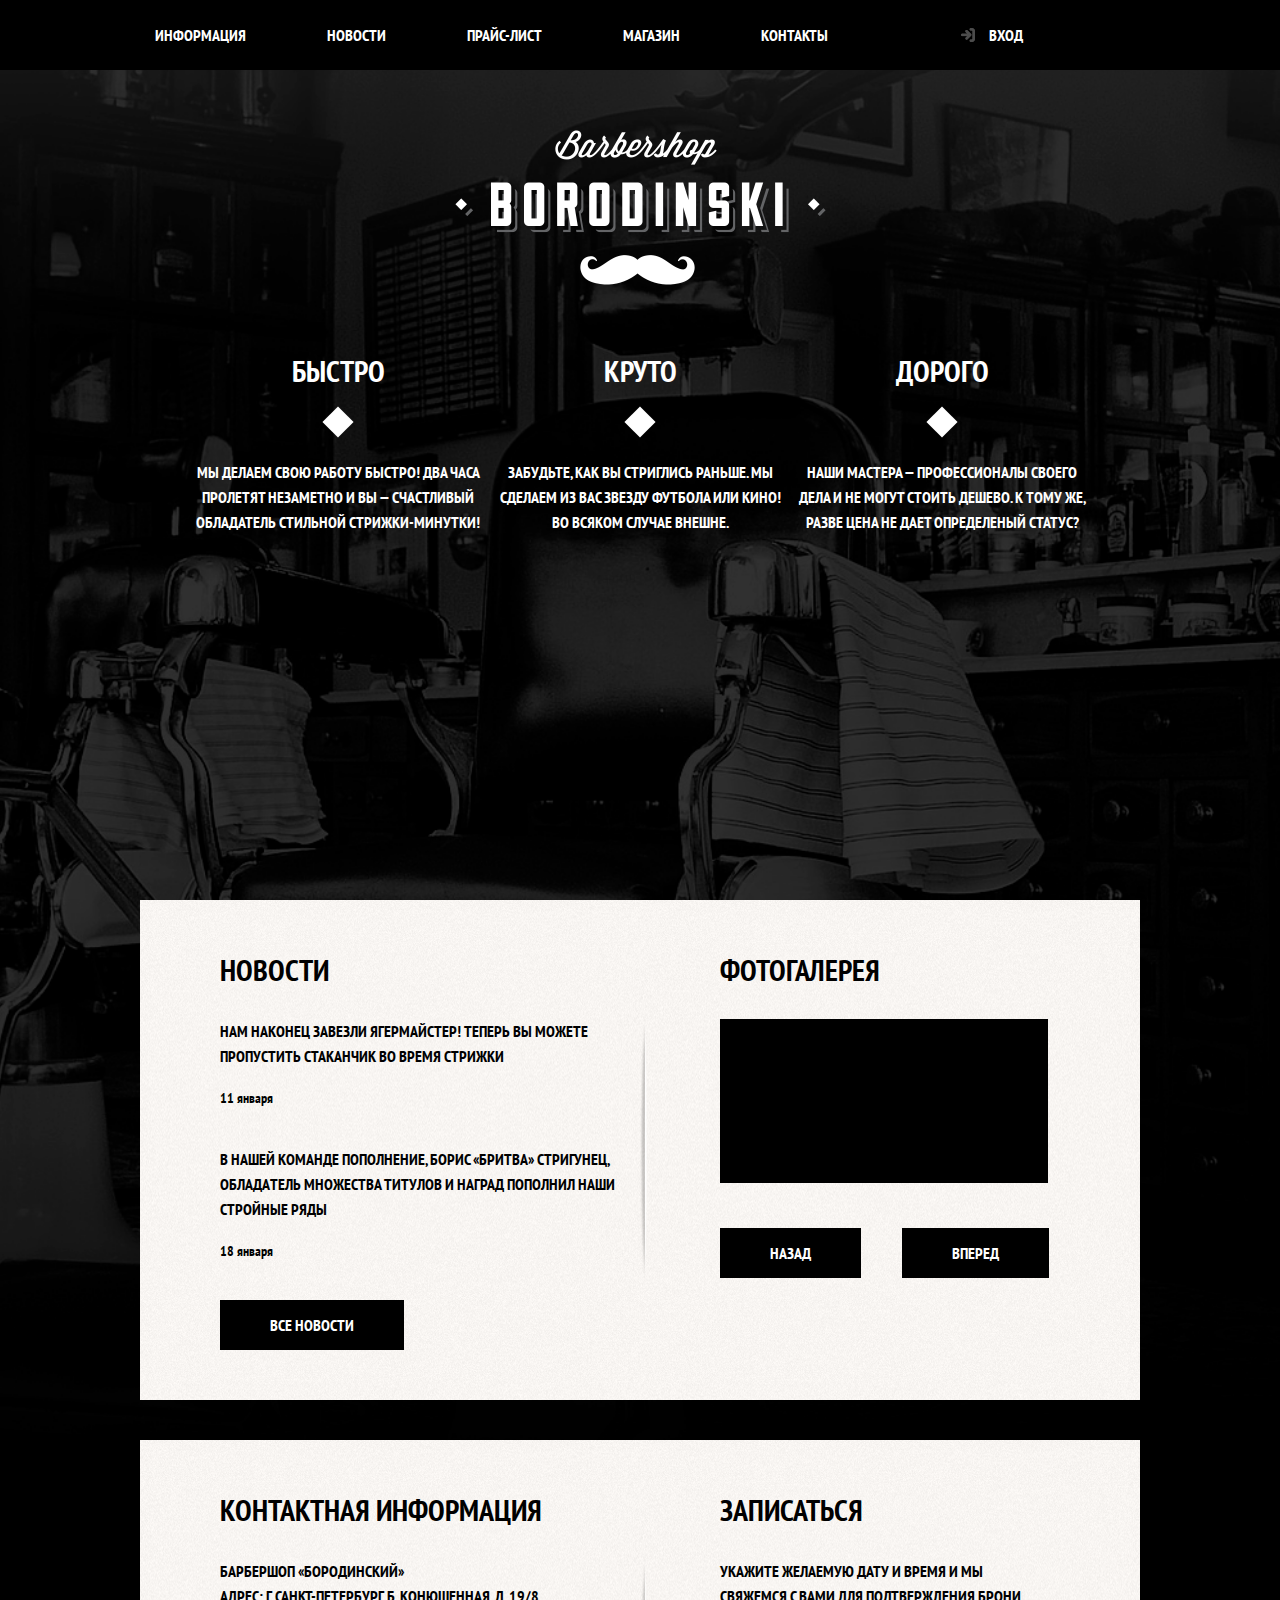
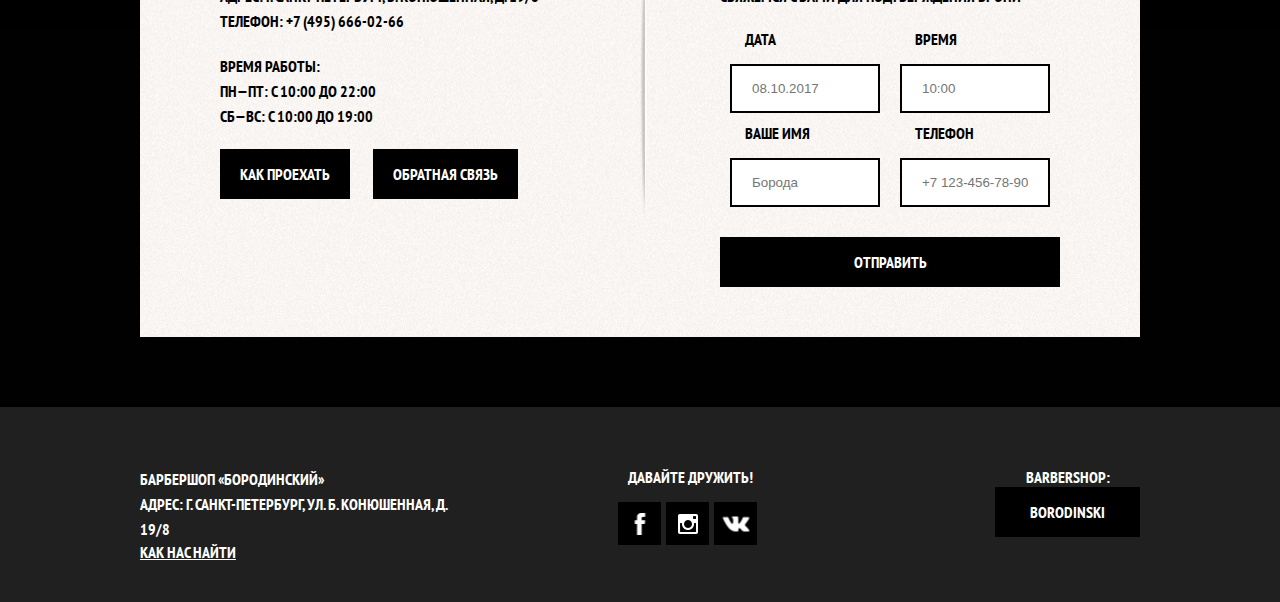
<file: sites/Barbershop/index.html>
<!DOCTYPE html>
<html id="js" lang="ru">
<head>
    <meta charset="UTF-8">
    <link href="https://fonts.googleapis.com/css2?family=PT+Sans+Narrow:wght@400;700&display=swap" rel="stylesheet">
    <link rel="stylesheet" href="css/style.css" type="text/css">
    <link rel="shortcut icon" href="img/favicon.ico" type="image/x-icon">
    <title>Barbershop "Бородинский"</title>
</head>
<body id="ishome">

<div class="overlay"></div>

<header class="header">
    <nav class="header-nav">
        <ul class="header-nav-wrapper wrapper">
            <li class="header-nav-item">
            <a href="#" class="btn nav-btn">Информация</a>
            </li>
            
            <li class="header-nav-item">
            <a href="#" class="btn nav-btn">Новости</a>
            </li>
            
            <li class="header-nav-item">
            <a href="price-list.html" class="btn nav-btn">Прайс-лист</a>
            </li>
            
            <li class="header-nav-item">
            <a href="shop.html" class="btn nav-btn">Магазин</a>
            </li>
            
            <li class="header-nav-item">
            <a href="#" class="btn nav-btn">Контакты</a>
            </li>
            
            <li class="header-nav-item nav-btn-wrapper">
                <a href="" class="btn nav-btn btn-auth">Вход</a>
            </li>
            <li class="header-nav-item">
            <div class="modal modal-auth">
               <button class="auth-close"></button>
                <h2 class="h2">Личный кабинет</h2>
                
                <p class="p">ВВедите пожалуйста свой логин и пароль</p>
                
                <form class="form">
                    <label class="modal-auth-label-user">
                    <input type="text" class="modal-auth-input login-input" name="login" placeholder="Логин" >
                    </label>
                    
                    <label class="modal-auth-label-pass">
                    <input type="text" class="modal-auth-input" name="pass" placeholder="Пароль" >
                    </label>
                    
                    <div class="modal-auth-functions">
                        <label class="modal-label">
                            <input type="checkbox" class="modal-checkbox">
                            
                            <span class="span">Запомните меня</span>
                        </label>
                        
                        <a href="#" class="a modal-a">Я забыл пароль!</a>
                    </div>
                    
                    <button class="btn modal-btn">Войти</button>
                </form>
            </div>
            </li>
        </ul>
    </nav>
    
    <div class="header-img">
        <img src="img/index-logo.png" alt="Барбершоп Бородинский" width="371" height="155">
    </div>
    
    <table class="table">
        <tr class="table-wrapper">
        <td class="table-item">
            <h2 class="h2">
                Быстро
            </h2>
            
            <p class="p">
            МЫ ДЕЛАЕМ СВОЮ РАБОТУ БЫСТРО! ДВА ЧАСА ПРОЛЕТЯТ НЕЗАМЕТНО И ВЫ — СЧАСТЛИВЫЙ ОБЛАДАТЕЛЬ СТИЛЬНОЙ СТРИЖКИ-МИНУТКИ!
            </p>
        </td>
        
        <td class="table-item">
            <h2 class="h2">
                Круто
            </h2>
            
            <p class="p">
            ЗАБУДЬТЕ, КАК ВЫ СТРИГЛИСЬ РАНЬШЕ. МЫ СДЕЛАЕМ ИЗ ВАС ЗВЕЗДУ ФУТБОЛА ИЛИ КИНО! ВО ВСЯКОМ СЛУЧАЕ ВНЕШНЕ.
            </p>
        </td>
        
        <td class="table-item">
            <h2 class="h2">
                Дорого
            </h2>
            
            <p class="p">
            НАШИ МАСТЕРА — ПРОФЕССИОНАЛЫ СВОЕГО ДЕЛА И НЕ МОГУТ СТОИТЬ ДЕШЕВО. К ТОМУ ЖЕ, РАЗВЕ ЦЕНА НЕ ДАЕТ ОПРЕДЕЛЕНЫЙ СТАТУС?
            </p>
        </td>
        
        </tr>
    </table>
</header>
      
<main class="main wrapper">
    <section class="main-section">
        <div class="section-wrapper section-line">
            <h2 class="h2">Новости</h2>
            
            <p class="p">
            НАМ НАКОНЕЦ ЗАВЕЗЛИ ЯГЕРМАЙСТЕР! ТЕПЕРЬ ВЫ МОЖЕТЕ ПРОПУСТИТЬ СТАКАНЧИК ВО ВРЕМЯ СТРИЖКИ
            </p>
            
            <time datetime="01-11">11 января</time>
            
            <p class="p">
                В НАШЕЙ КОМАНДЕ ПОПОЛНЕНИЕ, БОРИС «БРИТВА» СТРИГУНЕЦ, ОБЛАДAТЕЛЬ МНОЖЕСТВА ТИТУЛОВ И НАГРАД ПОПОЛНИЛ НАШИ СТРОЙНЫЕ РЯДЫ
            </p>
            
            <time datetime="01-18">18 января</time>
            
            <button type="button" class="btn">Все новости</button>
        </div>
        
        <div class="section-wrapper">
            <h2 class="h2">Фотогалерея</h2>
            
            <figure class="figure">
                <div class="figure-img"></div>
            </figure>
            
            <button class="btn figure-btn">Назад</button>
            <button class="btn figure-btn">Вперед</button>
            
        </div>
    </section>
    
    <section class="main-section">
        <div class="section-wrapper section-line">
            <h2 class="h2">Контактная информация</h2>
            
            <p class="p">
                БАРБЕРШОП «БОРОДИНСКИЙ» <br> АДРЕС: Г. САНКТ-ПЕТЕРБУРГ, Б. КОНЮШЕННАЯ, Д. 19/8 <br> ТЕЛЕФОН: +7 (495) 666-02-66
            </p>
            
            <p class="p">
                ВРЕМЯ РАБОТЫ: <br> ПН—ПТ: С 10:00 ДО 22:00 <br>СБ—ВС: С 10:00 ДО 19:00
            </p>
            
            <button class="btn contacts-btn btn-map">Как проехать</button>
            
            <div class="modal modal-map">
               <button class="map-close"></button>
                <iframe src="https://www.google.com/maps/embed?pb=!1m18!1m12!1m3!1d1998.6037872586862!2d30.320853351427424!3d59.93871648178723!2m3!1f0!2f0!3f0!3m2!1i1024!2i768!4f13.1!3m3!1m2!1s0x4696310fca145cc1%3A0x42b32648d8238007!2z0JHQvtC70YzRiNCw0Y8g0JrQvtC90Y7RiNC10L3QvdCw0Y8g0YPQuy4sIDE5LzgsINCh0LDQvdC60YIt0J_QtdGC0LXRgNCx0YPRgNCzLCAxOTExODY!5e0!3m2!1sru!2sru!4v1596217172962!5m2!1sru!2sru" width="780" height="575" style="border:0;" allowfullscreen="" aria-hidden="false" tabindex="0"></iframe>
            </div>
            
            <button class="btn contacts-btn">Обратная связь</button>
        </div>

        <div class="section-wrapper">
            <h2 class="h2">Записаться</h2>
            
            <p class="p">УКАЖИТЕ ЖЕЛАЕМУЮ ДАТУ И ВРЕМЯ И МЫ <br>СВЯЖЕМСЯ С ВАМИ ДЛЯ ПОДТВЕРЖДЕНИЯ БРОНИ</p>
            
            <form class="form main-section-form">
                <div class="form-wrapper">
                    <label class="label label-wrapper">
                    <span class="span">Дата</span>
                    
                    <input type="text" class="form-input" placeholder="08.10.2017">  
                    </label>

                    <label class="label label-wrapper">
                    <span class="span">Время</span>
                    
                    <input type="text" class="form-input" placeholder="10:00">
                    </label>

                </div>
                
                <div class="form-wrapper">
                    <label class="label label-wrapper">
                    <span class="span">Ваше имя</span>
                    
                    <input type="text" class="form-input" placeholder="Борода">
                    </label>

                
                    <label class="label label-wrapper">
                    <span class="span">Телефон</span>
                    
                    <input type="text" class="form-input" placeholder="+7 123-456-78-90">
                    </label>

                </div>
                
                <button class="btn form-btn">Отправить</button>
            </form>
        </div>
    </section>
</main>
      
<footer class="footer">
   <div class="wrapper">
        <div class="footer-item">
            <p class="p">
                БАРБЕРШОП «БОРОДИНСКИЙ» <br>
                АДРЕС: Г. САНКТ-ПЕТЕРБУРГ, УЛ. Б. КОНЮШЕННАЯ, Д. 19/8
            </p>
            
            <a href="#" class="a btn-map-second">Как нас найти</a>
        </div>
        
        <div class="footer-item">
            <span class="span">Давайте дружить!</span>
            <ul class="footer-social">
                <li class="footer-social-item facebook">
                <a href="#" class="a"></a>
                </li>
                
                <li class="footer-social-item instagram">
                <a href="#" class="a"></a>
                </li>
                
                <li class="footer-social-item VK">
                <a href="#" class="a"></a>
                </li>
            </ul>
        </div>
        
        <div class="footer-item">
            <span class="">Barbershop:</span>
            <button class="btn mark-btn">Borodinski</button>
        </div>
   </div>
    
</footer>   
    
<script src="js/script.js"></script>
</body>
</html>
</file>
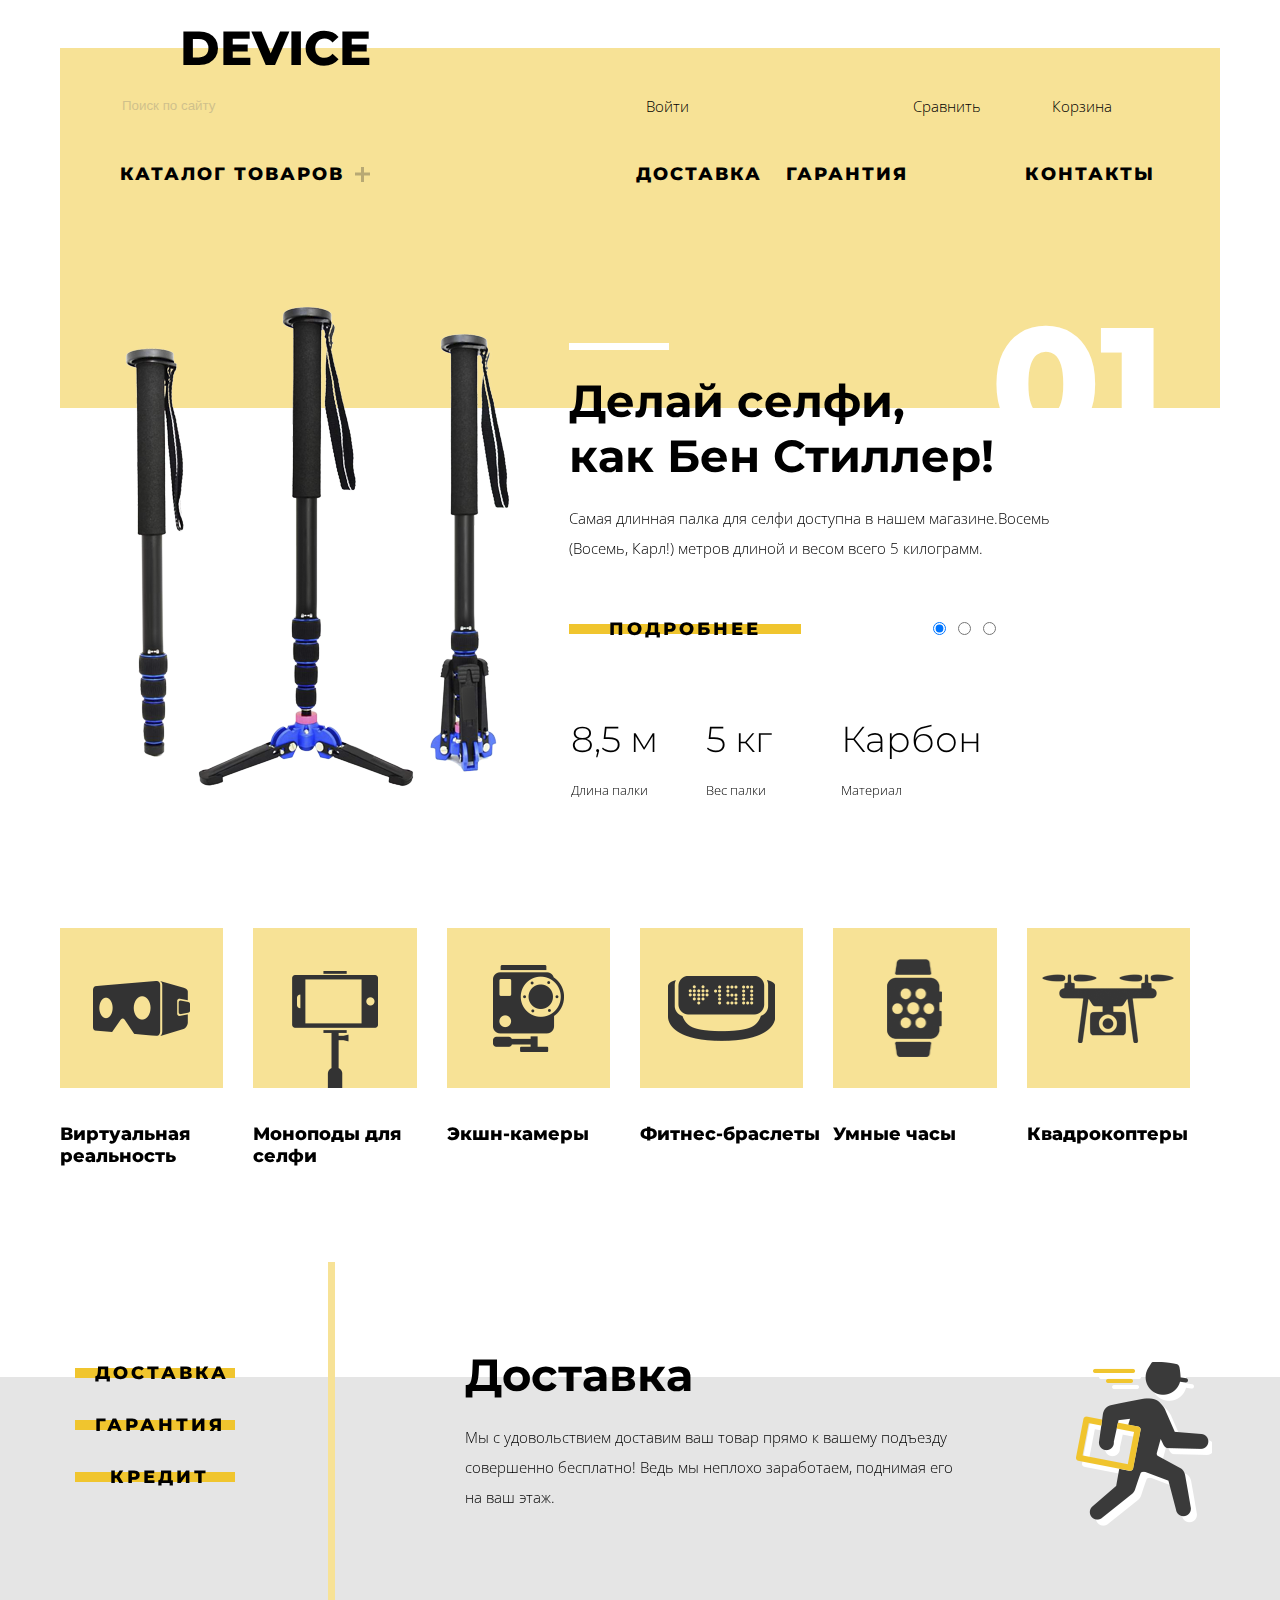
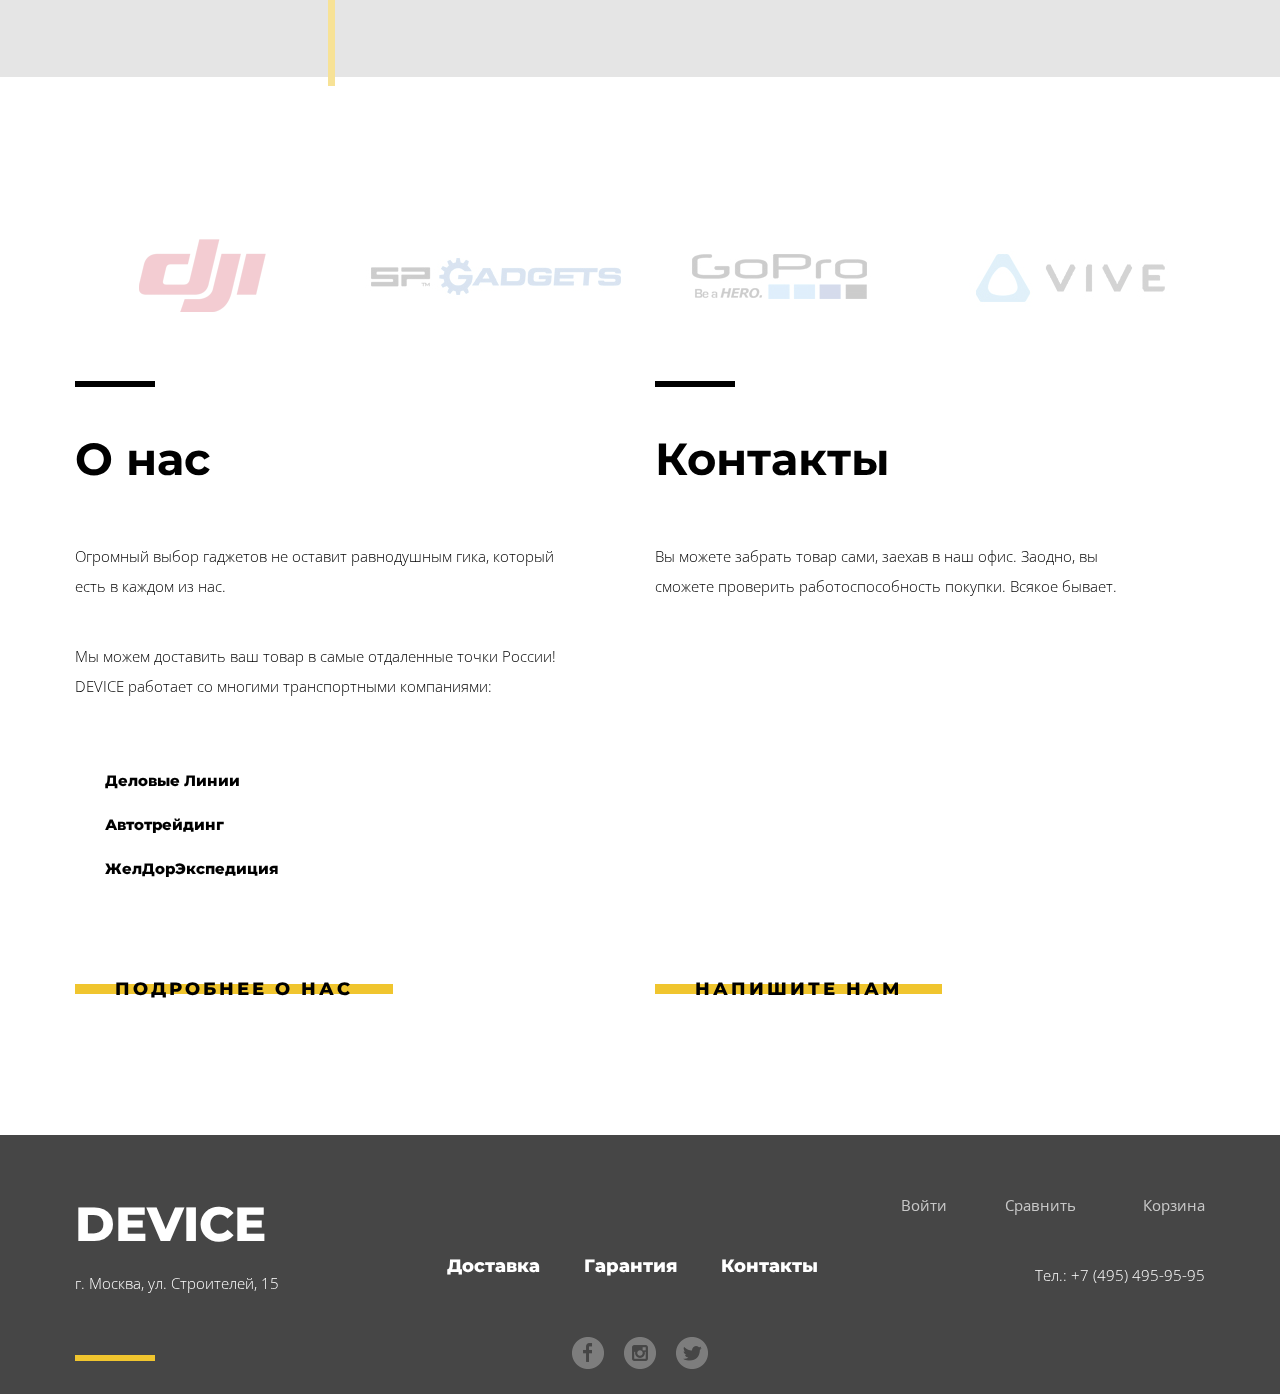
<file: sites/Device/index.html>
<!DOCTYPE html>
<html id="nojs" lang="ru">
<head>
    <meta charset="UTF-8">
    <link href="https://fonts.googleapis.com/css2?family=Montserrat:wght@300;800&family=Open+Sans:wght@300;400&display=swap" rel="stylesheet">
    <link rel="stylesheet" href="css/bootstrap-grid.css">
    <link rel="stylesheet" href="css/style.css">
    <title>Device</title>
</head>
<body id="ishome">
    
<header class="header wrapper">
   <div class="header-logo">
       <a href="#" class="logo header-logo text-logo">Device</a>
   </div>
   
    <div class="header-nav-wrapper">
        <nav class="header-nav">
            <ul class="row nav-wrapper">
                <li class="search col-sm-5">
                <form class="header-search">

                    <label for="search-input">
                    </label>
                        <input id="search-input" type="text" class="search-input" placeholder="Поиск по сайту">

                        <div class="down-line">
                        </div>

                    <button class="btn-search modal">Найти</button>
                </form>
                </li>

                <li class="nav-opacity col-sm-3"><a href="#">Войти</a></li>
                <li class="nav-opacity col"><a href="#">Сравнить</a></li>
                <li class="nav-opacity col"><a href="#">Корзина</a></li>
            </ul>

            <ul class="row nav-wrapper">
                <li class="nav-opacity catalog col-sm-5">
                <a href="shop.html">КАТАЛОГ ТОВАРОВ</a>
                </li>
                <li class="nav-opacity col">
                <a href="#">ДОСТАВКА</a>
                </li>
                <li id="li" class="nav-opacity col">
                <a href="#">ГАРАНТИЯ</a>
                </li>
                <li class="nav-opacity col">
                <a href="#">КОНТАКТЫ</a>
                </li>
            </ul>
            
            <div class="backdrop backdrop-menu">
                <div class="row">
                    <span class="col">
                    <a class="nav-opacity" href="shop.html">Виртуальная реальность</a>
                    </span>
                    <span class="col">
                    <a class="nav-opacity" href="shop.html">Фитнес-браслеты</a>
                    </span>
                    <span class="col"><a class="nav-opacity" href="shop.html">Квадрокоптеры</a></span>
                </div>
                
                <div class="row">
                    <span class="col-sm-4">
                    <a class="nav-opacity" href="shop.html">Моноподы для селфи</a>
                    </span>
                    <span class="col">
                    <a class="nav-opacity" href="shop.html">Умные часы</a>
                    </span>
                </div>
                
                <div class="row">
                    <span class="col">
                    <a class="nav-opacity" href="shop.html">Экшн-камеры</a>
                    </span>
                </div>
            </div>
        </nav>
    </div>

</header>

<main class="main">
    <article class="intro-article">
        <ul class="intro-slider">
            <li data-number="01" class="slider-item-1 slider-item row">
                <div class="slider-img col-sm-5">
                    <img src="img/intro/slider-1.png.png" alt="Селфи палка">
                </div>
                
                <div class="slider-info col-sm-7">
                    
                    <h2 class="h2">Делай селфи, <br> как Бен Стиллер!</h2>
                    
                    <p class="p">
                        Самая длинная палка для селфи доступна в нашем магазине.Восемь (Восемь, Карл!) метров длиной и весом всего 5 килограмм.
                    </p>
                    
                    <div class="row slider-function">
                        
                        <span class="col">
                            <button class="btn">Подробнее</button>
                        </span>
                        
                        <div class="col slider-change">
                            <input checked name="slider" type="radio" value="SC1">
                            
                            <input name="slider" type="radio" value="SC2">
                            
                            <input name="slider" type="radio" value="SC3">
                        </div>
                        
                    </div>
                    
                    <table class="table">
                        <tr class="row">
                            <td class="table-item col">
                                <span>8,5 м</span>
                                <p>Длина палки</p>
                            </td>
                            
                            <td class="table-item col">
                                <span>5 кг</span>
                                <p>Вес палки</p>
                            </td>
                            
                            <td class="table-item col">
                                <span>Карбон</span>
                                <p>Материал</p>
                            </td>
                        </tr>
                    </table>
                </div>
                
            </li>
            
            <li data-number="02" class="modal slider-item-2 slider-item row">
                <div class="slider-img col-sm-6">
                    <img src="img/intro/slider-2.png" alt="Селфи палка">
                </div>
                
                <div class="slider-info col-sm-6">
                    
                    <h2 class="h2">Худеем <br>правильно!</h2>
                    
                    <p class="p">
                    Мотивирующие фитнес-браслеты помогут найти в себе силы не пропускать занятия и соблюдать диету..
                    </p>
                    
                    <div class="row slider-function">
                        
                        <span class="col">
                            <button class="btn">Подробнее</button>
                        </span>
                        
                        <div class="col slider-change">
                            <input name="slider" type="radio" value="SC1-2">
                            
                            <input name="slider" type="radio" value="SC2-2">
                            
                            <input name="slider" type="radio" value="SC3-2">
                        </div>>
                        
                    </div>
                    
                    <table class="table">
                        <tr class="row">
                            <td class="table-item col">
                                <span>48 часов</span>
                                <p>Без подзарядки</p>
                            </td>
                        </tr>
                    </table>
                </div>
                
            </li>
            
            <li data-number="03" class="modal slider-item-3 slider-item row">
                <div class="slider-img col-sm-6">
                    <img src="img/intro/slider-3.png" alt="Селфи палка">
                </div>
                
                <div class="slider-info col-sm-3">
                    
                    <h2 class="h2">Порхает как бабочка, жалит как пчела!</h2>
                    
                    <p class="p">Этот обычный, на первый взгляд, квадрокоптер оснащен мощным лазером, замаскированным под стандартную камеру.
                    </p>
                    
                    <div class="row slider-function">
                        
                        <span class="col">
                            <button class="btn">Подробнее</button>
                        </span>
                        
                        <div class="col slider-change">
                            <input name="slider" type="radio" value="SC1-3">
                            
                            <input name="slider" type="radio" value="SC2-3">
                            
                            <input name="slider" type="radio" value="SC3-3">
                        </div>
                        
                    </div>
                    
                    <table class="table">
                        <tr class="row">
                            <td class="table-item col">
                                <span>800 м</span>
                                <p>Дальность полета</p>
                            </td>
                            
                            <td class="table-item col">
                                <span>50 м</span>
                                <p>Радиус поражения</p>
                            </td>
                        </tr>
                    </table>
                </div>
                
            </li>
        </ul>
    </article>
    
    <div class="row wrapper popular-wrapper">
        <div class="col popular-item">
            <img src="img/popular/popular-1.png" alt="" width="97" height="55">
        </div>
        
        <div id="popular-item" class="col popular-item">
            <img src="img/popular/popular-2.png" alt="" width="86" height="117">
        </div>
        
        <div class="col popular-item">
           <img src="img/popular/popular-3.png" alt="" width="71" height="87">
        </div>
        
        <div class="col popular-item">
            <img src="img/popular/popular-4.png" alt="" width="107" height="65">
        </div>
        
        <div class="col popular-item">
            <img src="img/popular/popular-5.png" alt="" width="55" height="98">
        </div>
        
        <div class="col popular-item">
            <img src="img/popular/poppular-6.png" alt="" width="132" height="69">
        </div>
    </div>
    
    <div class="row wrapper popular-span-wrapper">
        <span class="span col">Виртуальная реальность</span>
        <span class="span col">Моноподы для селфи</span>
        <span class="span col">Экшн-камеры</span>
        <span class="span col">Фитнес-браслеты</span>
        <span class="span col">Умные часы</span>
        <span class="span col">Квадрокоптеры</span>
    </div>
    
    <article class="service-article">
            <div class="row wrapper">
                <div class="col-sm-3 btn-wrapper">
                    <button class="btn service-btn">Доставка</button>

                    <button class="btn service-btn">Гарантия</button>

                    <button id="service-btn" class="btn service-btn">Кредит</button>
                </div>

                <div class="col-sm-7 service-about">
                    <ul class="services">
                        <li>
                            <h2 id="service-delivery" class="h2">Доставка</h2>

                            <p class="p">Мы с удовольствием доставим ваш товар прямо к вашему подъезду совершенно бесплатно! Ведь мы неплохо заработаем, поднимая его на ваш этаж.</p>
                        </li>
                    </ul>
                </div>
            </div>
    </article>
    
    <div class="row wrapper logotypes">
        <div class="col logos">
        <img src="img/logo/logo-1.png" alt="" width="260" height="100">
        </div>
        
        <div class="col logos">
        <img src="img/logo/logo-2.png" alt="" width="260" height="100">
        </div>
        
        <div class="col logos">
        <img src="img/logo/logo-3.png" alt="" width="260" height="100">
        </div>
        
        <div class="col logos">
        <img src="img/logo/logo-4.png" alt="" width="260" height="100">
        </div>
    </div>
    
    <section class="row wrapper info-section">
        <div class="col-sm-6 info-section-item">
            <h2 class="h2">О нас</h2>
            
            <p class="p">Огромный выбор гаджетов не оставит равнодушным гика, который есть в каждом из нас.</p>
            
            <p id="info-p" class="p">Мы можем доставить ваш товар в самые отдаленные точки России! DEVICE работает со многими транспортными компаниями:</p>
            
            <ul class="info-ul">
                <li class="info-ul-item">Деловые Линии</li>
                
                <li class="info-ul-item">Автотрейдинг</li>
                
                <li class="info-ul-item">ЖелДорЭкспедиция</li>
            </ul>
            
            <button class="btn">Подробнее о нас</button>
        </div>
        
        <div class="col-sm-5 info-section-item">
            <h2 class="h2">Контакты</h2>
            
            <p class="p">Вы можете забрать товар сами, заехав в наш офис. Заодно, вы сможете проверить работоспособность покупки. Всякое бывает.</p>
            
            <iframe class="info-iframe" id="modal-map" src="https://www.google.com/maps/embed?pb=!1m18!1m12!1m3!1d2249.112548883495!2d37.52742395122688!3d55.687030980440234!2m3!1f0!2f0!3f0!3m2!1i1024!2i768!4f13.1!3m3!1m2!1s0x46b54cf65f5c8955%3A0x694710ccd55501e!2z0YPQuy4g0KHRgtGA0L7QuNGC0LXQu9C10LksIDE1LCDQnNC-0YHQutCy0LAsIDExOTMxMQ!5e0!3m2!1sru!2sru!4v1597059860949!5m2!1sru!2sru" width="563" height="228" style="border:0;" allowfullscreen="" aria-hidden="false" tabindex="0"></iframe>
            
            <button class="btn btn-write-us">Напишите нам</button>
            
            <div class="modal modal-write">
                <button class="modal-write-close"></button>
                
                <div class="row modal-label-wrapper">
                <label class="col-sm-6 modal-label">
                    <span class="span modal-span">Ваше имя:</span>
                    <input type="text" placeholder="Имя Фамилия">
                </label>
                
                <label class="col-sm-5 modal-label">
                    <span class="span modal-span">Ваш e-mail:</span>
                    <input type="text" placeholder="email@example.com">
                </label>
                
                </div>
                
                <label class="modal-label modal-label-textarea">
                    <span class="span modal-span">Текст письма:</span>
                    <textarea cols="30" rows="10" placeholder="В свободной форме"></textarea>
                </label>
                
                <button class="btn">Отправить</button>
                
            </div>
        </div>
    </section>
    
</main>

<footer class="footer">
    <div class="row wrapper">
        <div class="col-sm-4">
            <div class="footer-logo">
                <a href="#" class="logo text-logo">Device</a>
            </div>
            
            <p class="p">г. Москва, ул. Строителей, 15</p>
            
        </div>
        
        <div class="footer-service-wrapper col-sm-4">
            <ul class="row">
                <li class="footer-service-nav col">
                <a class="nav-opacity" href="#">Доставка</a>
                </li>
                <li class="footer-service-nav col">
                <a class="nav-opacity" href="#">Гарантия</a>
                </li>
                <li class="footer-service-nav col">
                <a class="nav-opacity" href="#">Контакты</a>
                </li>
            </ul>
             
            <ul class="footer-social row">
                <li class="col-sm-1">
                    <a href="#">
                      <img class="footer-social-img" src="img/footer/facebook.png" alt="Фейсбук" width="32" height="32">
                    </a>
                </li>
                
                <li class="col-sm-1">
                    <a href="#">
                      <img class="footer-social-img" src="img/footer/instagram.png" alt="Инстаграм" width="32" height="32">                      
                    </a>
                </li>
                
                <li class="col-sm-1">
                    <a href="#">
                      <img class="footer-social-img" src="img/footer/twitter.png" alt="Твитер" width="32" height="32">
                    </a>
                </li>
            </ul>
        
        </div>
        
        <div class="footer-nav-logo-wrapper col-sm-4">
            <ul class="footer-nav-wrapper row">
                <li class="col">
                <a class="footer-nav-opacity" href="#">Войти</a>
                </li>
                <li class="col">
                <a class="footer-nav-opacity" href="#">Сравнить</a>
                </li>
                <li class="col">
                <a class="footer-nav-opacity" href="#">Корзина</a>
                </li>
            </ul>
            
            <p class="p">Тел.: +7 (495) 495-95-95</p>
        </div>
    </div>
</footer>

<script src="js/script.js"></script>
</body>
</html>
</file>
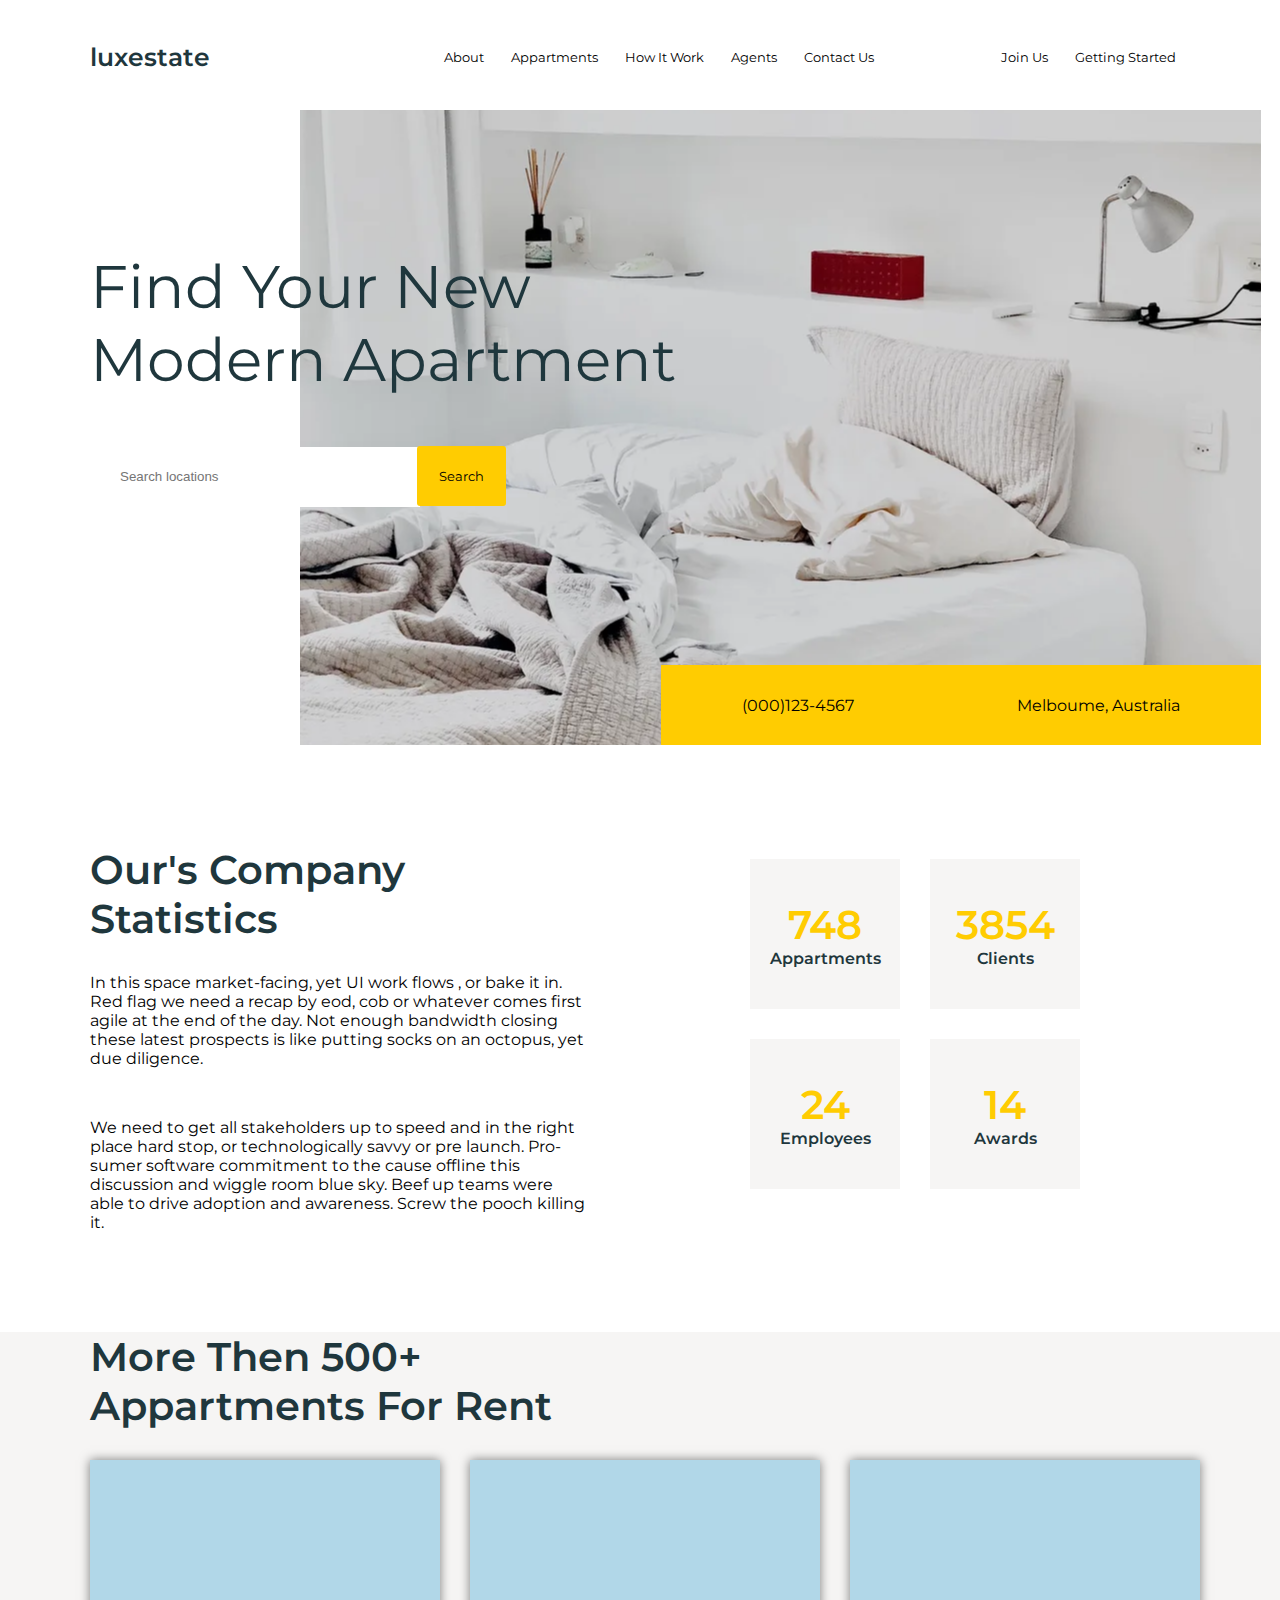
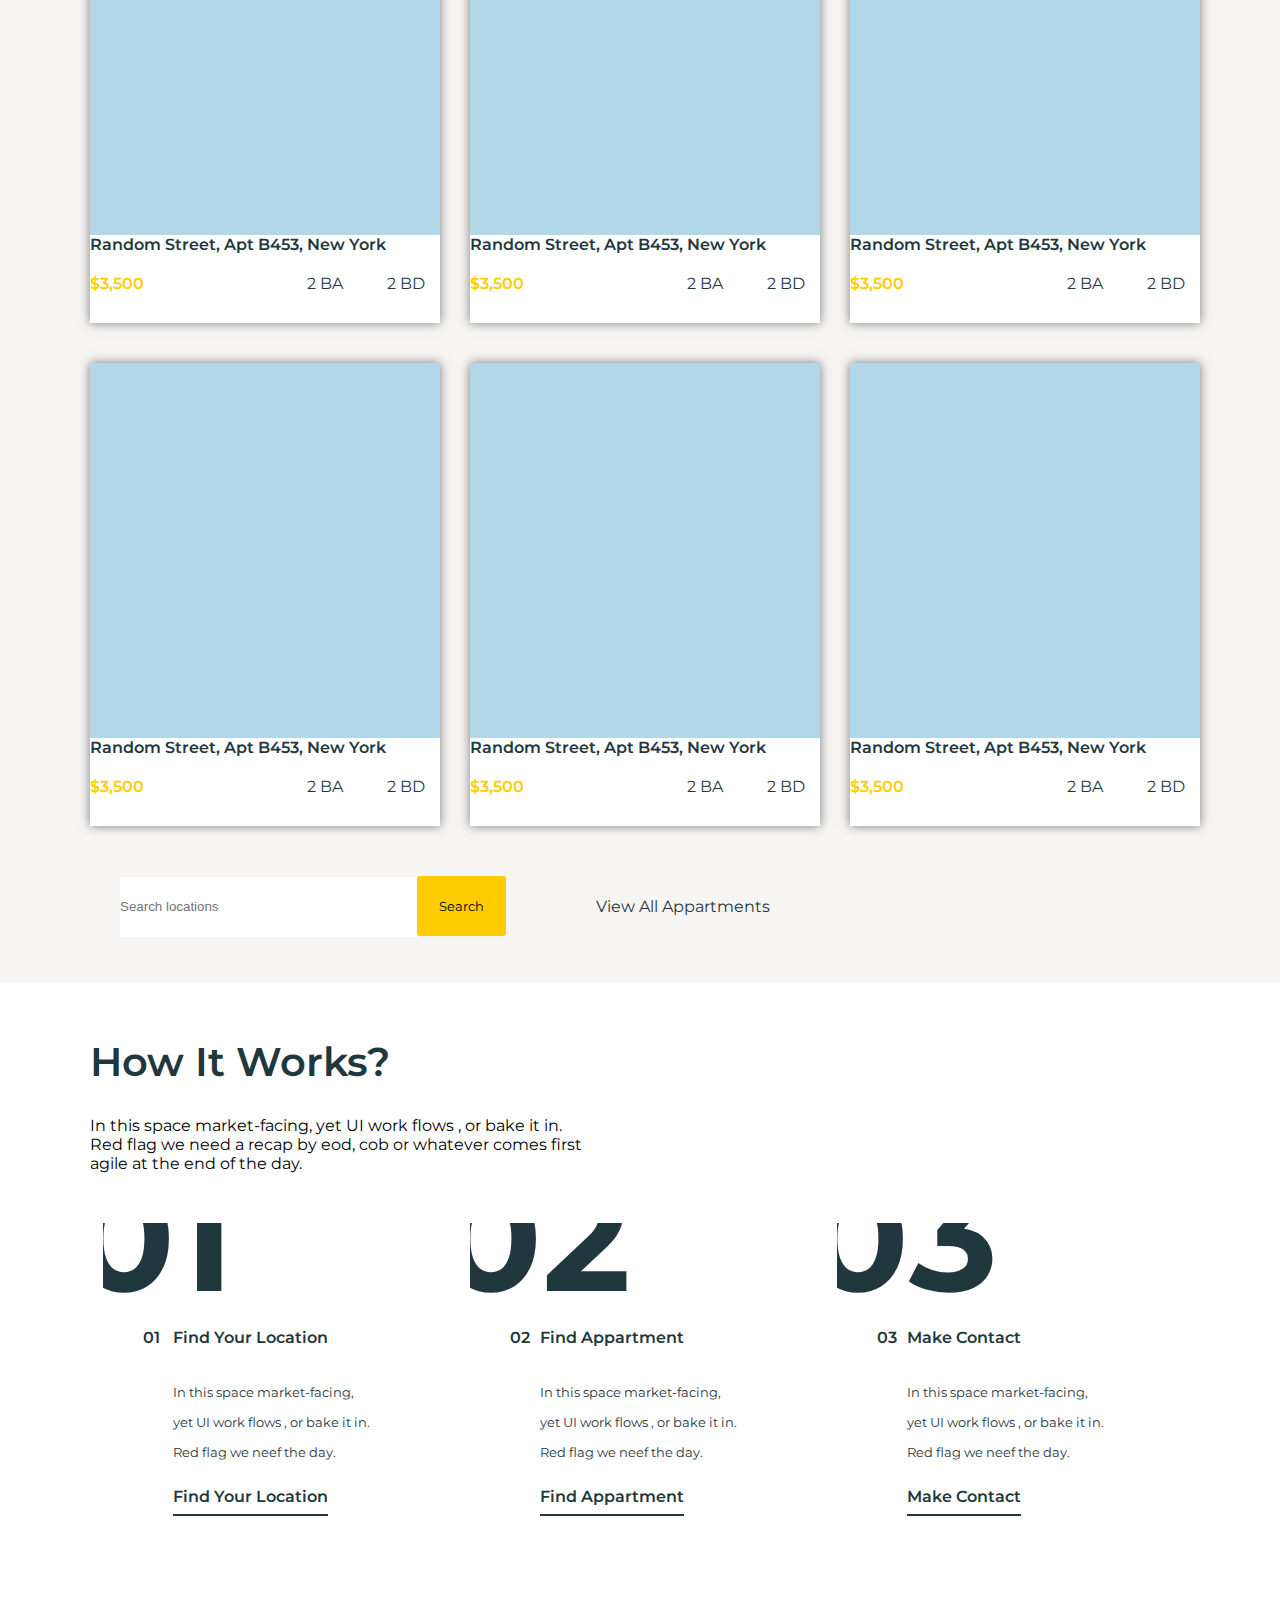
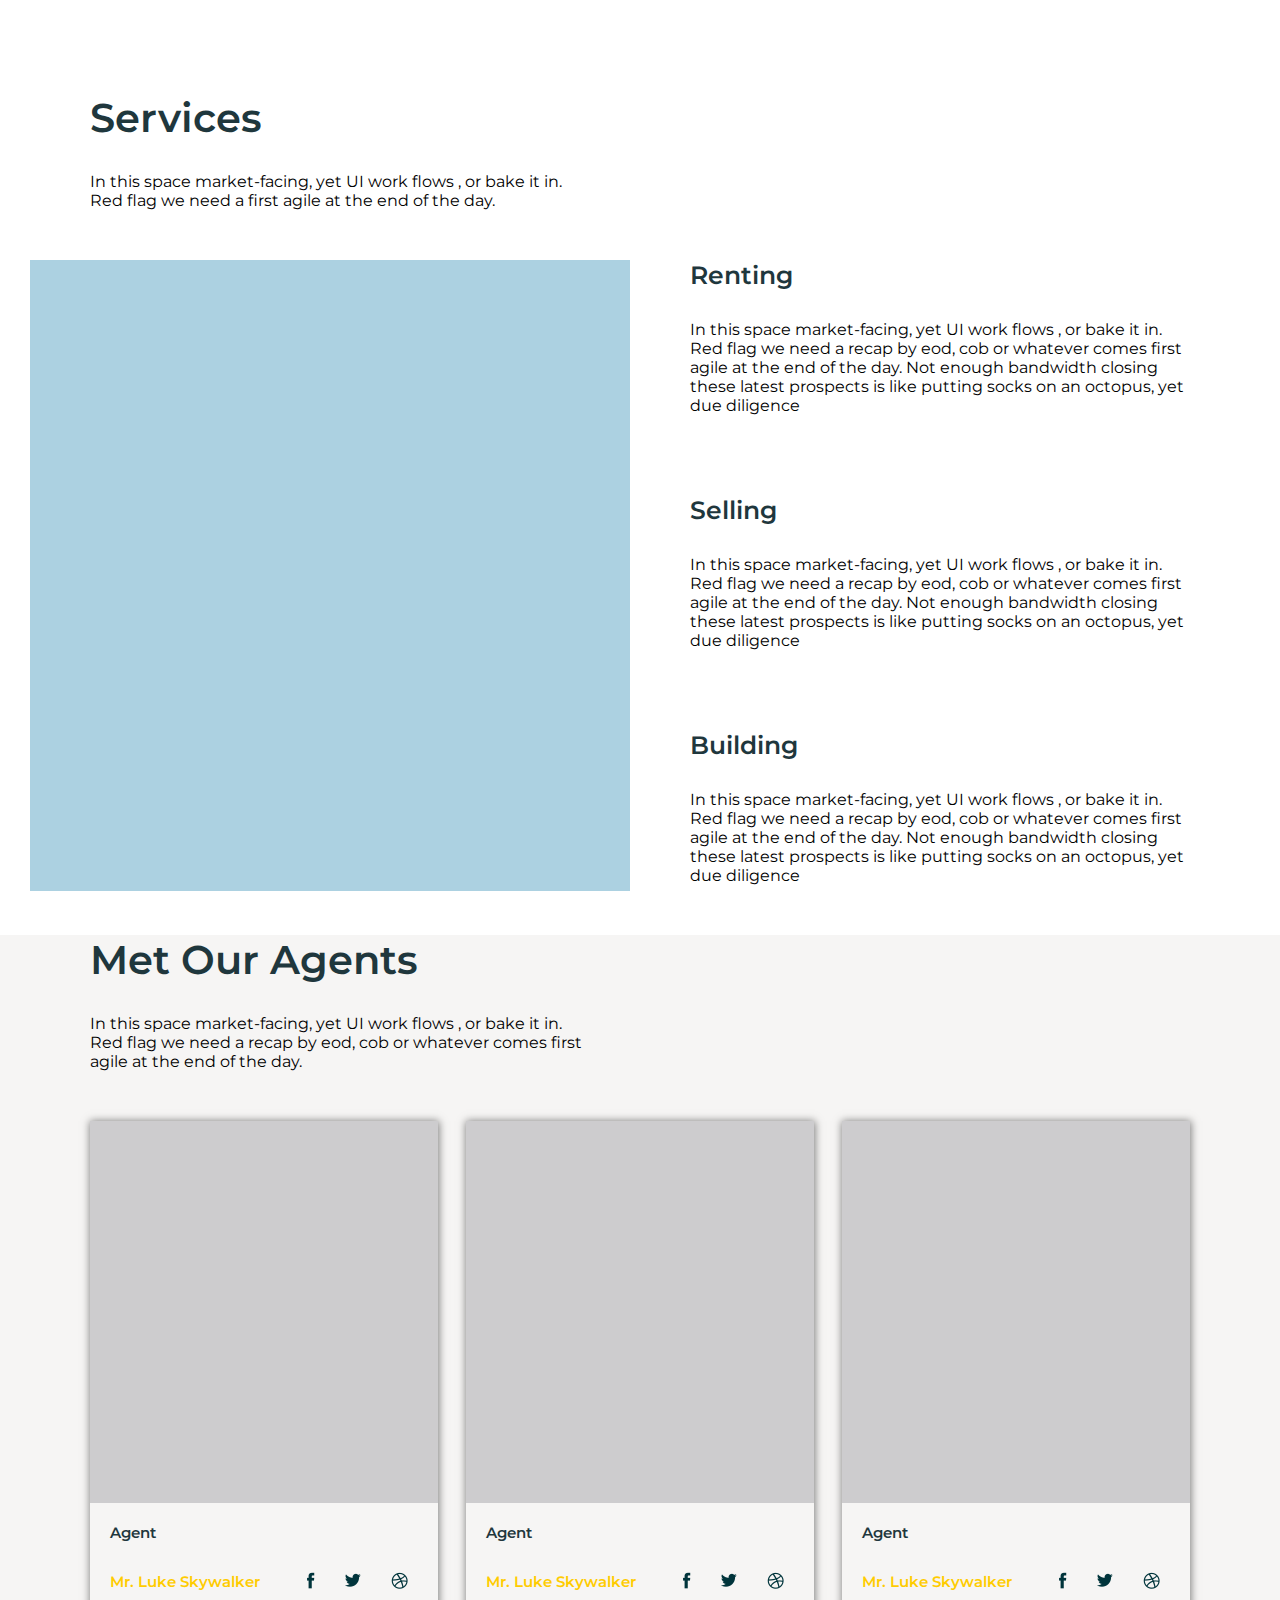
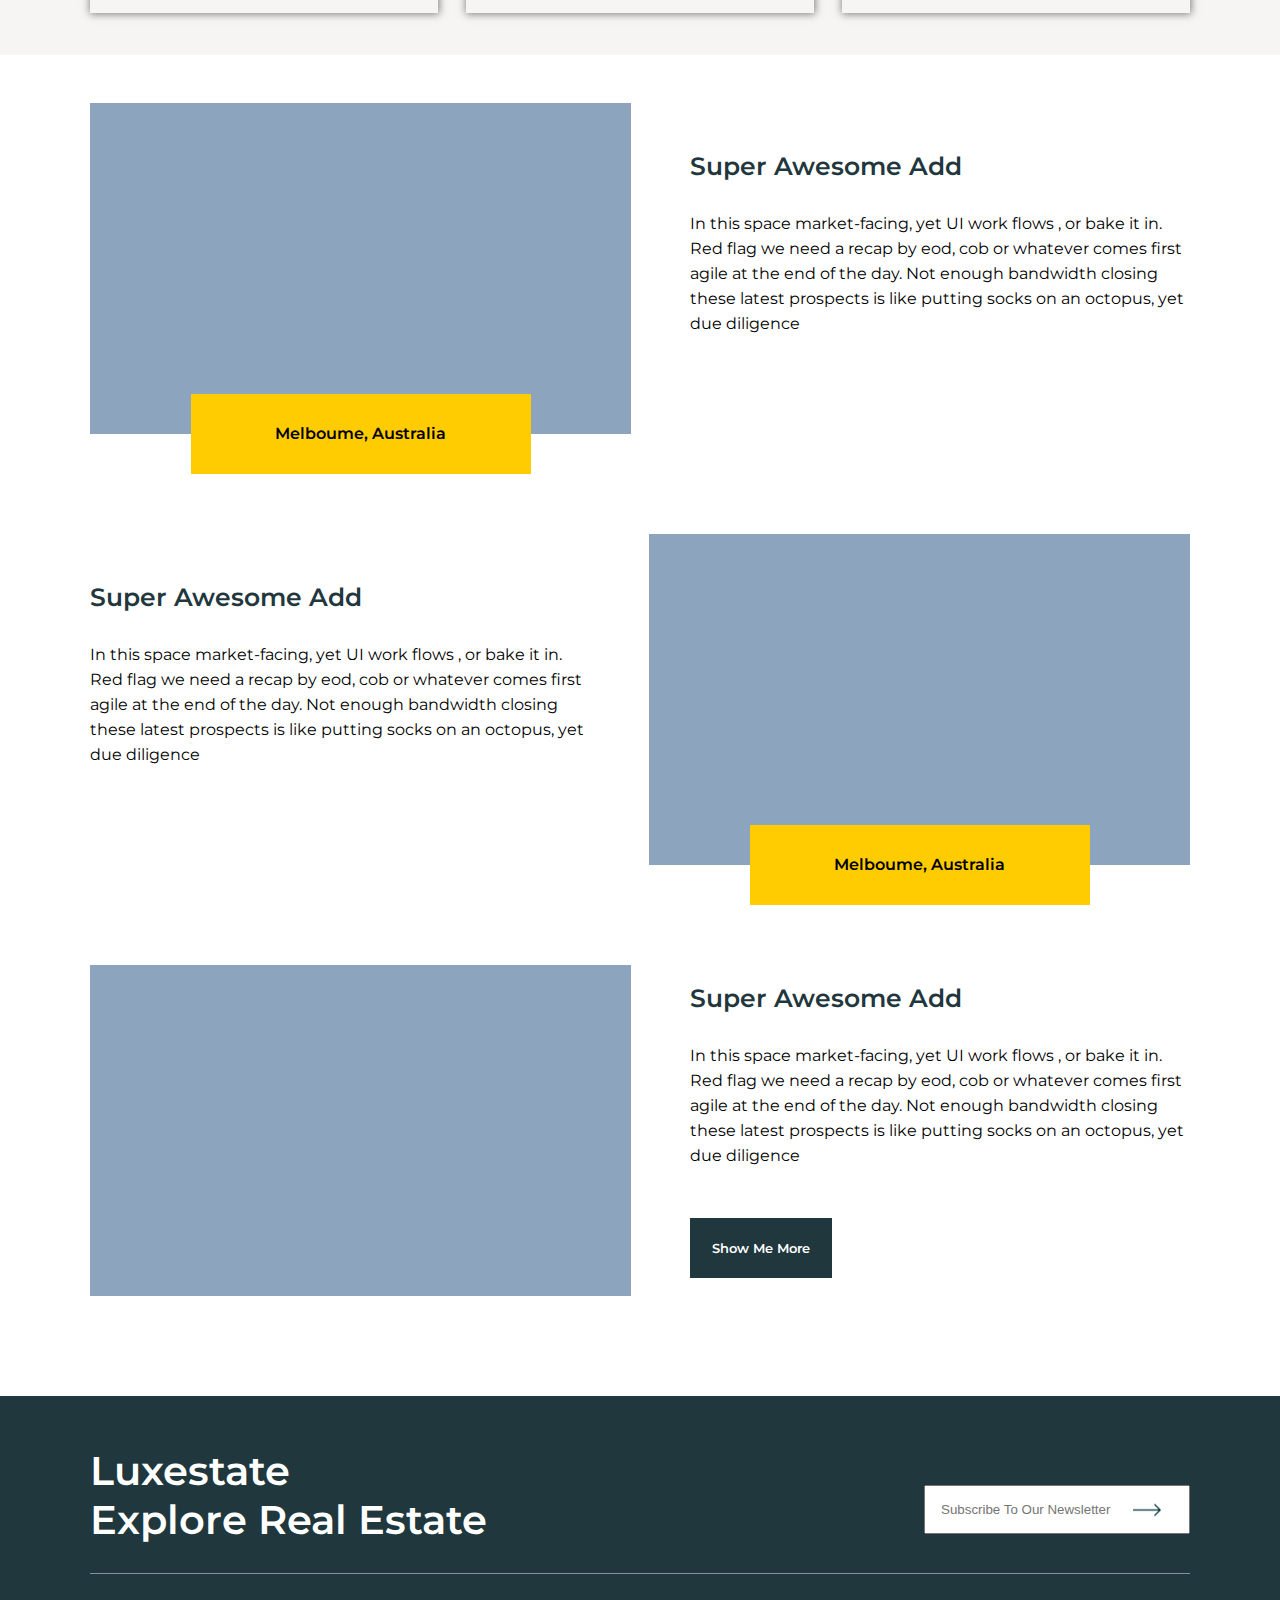
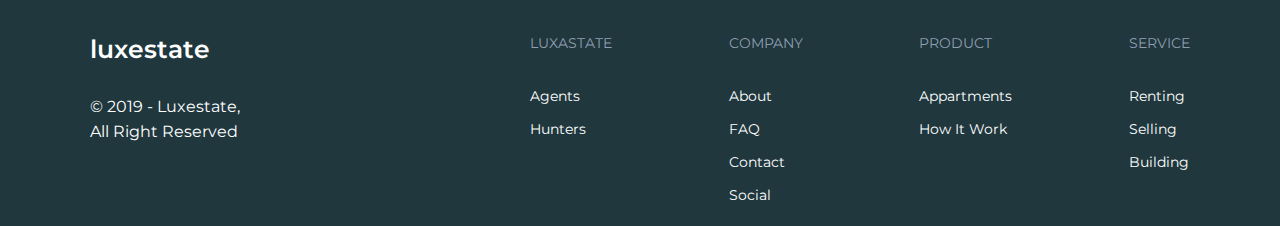
<file: sites/Luxestate/index.html>
<!DOCTYPE html>
<html id="nojs" lang="ru">
<head>
    <meta charset="UTF-8">
    <meta name="viewport" content="width=device-width, initial-scale=1">
    <link rel="stylesheet" href="css/style.css">
    <link href="https://fonts.googleapis.com/css2?family=Montserrat:wght@400;500;600&family=Work+Sans&display=swap" rel="stylesheet">
    <meta name="viewport" content="width=device-width, initial-scale=1.0">
    <title>Luxestate</title>
</head>
<body id="ishome">

<header class="header wrapper">

    <div class="logo">
        <h1><a class="logo-header" href="#">Luxestate</a></h1>
    </div>

    <nav class="nav">

            <input type="checkbox" id="checkbox-menu">

            <ul class="menu">

                <li class="menu-item"><a href="#">About</a></li>
                <li class="menu-item"><a href="#">Appartments</a></li>
                <li class="menu-item"><a href="#">How it work</a></li>
                <li class="menu-item"><a href="#">Agents</a></li>
                <li class="menu-item contacts"><a href="#">Contact us</a></li>

                <li class="menu-item"><a href="#">Join us</a></li>
                <li class="menu-item"><a href="#">Getting started</a></li>
            </ul>

        <label for="checkbox-menu">
            <span class="toggle">☰</span>
        </label>
    </nav>

</header>
    
<main class="main">

    <section class="intro wrapper">
       <h2 class="visually-hidden">Intro</h2>
        <div class="intro-wrapper">

            <div class="intro-search-wrapper">

                <p class="intro-title">
                    Find your new <br> modern apartment
                </p>

                <div class="intro-search">

                    <form class="form-search">
                        <label class="search-label">
                            <input type="text" class="search" placeholder="Search locations">
                        </label>
                        <button type="button" class="btn">Search</button>
                    </form>

                </div>

            </div>

            <div class="intro-contacts">
                <p>(000)123-4567</p>
                <p>Melboume, Australia</p>
            </div>

        </div>
    </section>

    <section class="stats wrapper">
        <div class="stats-item"> 
            <h2 class="h2">
            Our's company <br> statistics
            </h2>

            <p class="p">
                In this space market-facing, yet UI work flows , or bake it in. Red flag we need a recap by eod, cob or whatever comes first agile at the end of the day. Not enough bandwidth closing these latest prospects is like putting socks on an octopus, yet due diligence.
            </p>

            <p class="p">
                We need to get all stakeholders up to speed and in the right place hard stop, or technologically savvy or pre launch. Pro-sumer software commitment to the cause offline this discussion and wiggle room blue sky. Beef up teams were able to drive adoption and awareness. Screw the pooch killing it. 
            </p>

        </div>

        <div class="stats-item stats-square-wrapper">

            <div class="stats-line">
                <div class="stats-square">
                    <span>748</span>

                    <span>Appartments</span>

                </div>

                <div class="stats-square">
                    <span>3854</span>

                    <span>Clients</span>

                </div>

            </div>

            <div class="stats-line">
                <div class="stats-square">
                    <span>24</span>

                    <span>Employees</span>

                </div>

                <div class="stats-square">
                    <span>14</span>

                    <span>Awards</span>

                </div>

            </div>

        </div> 
 

    </section>

    <section class="appartments">
    <div class="wrapper">
        <h2 class="h2">
            More Then 500+ <br>
            Appartments For Rent
        </h2>

        <div class="appartments-grid">
            <a href="" class="appartments-card">
                <div class="appartments-img"></div>

                <span>Random Street, Apt B453, New York</span>

                <div class="appartments-info">
                    <p>$3,500</p>
                    
                    <div class="appartments-complect">
                        <span>2 BA</span>
                        <span>2 BD</span>
                    </div>
                    
                </div>

            </a>

            <a href="" class="appartments-card">
                <div class="appartments-img"></div>

                <span>Random Street, Apt B453, New York</span>

                <div class="appartments-info">
                    <p>$3,500</p>
                    
                    <div class="appartments-complect">
                        <span>2 BA</span>
                        <span>2 BD</span>
                    </div>
                    
                </div>

            </a>

            <a href="" class="appartments-card">
                <div class="appartments-img"></div>

                <span>Random Street, Apt B453, New York</span>

                <div class="appartments-info">
                    <p>$3,500</p>
                    
                    <div class="appartments-complect">
                        <span>2 BA</span>
                        <span>2 BD</span>
                    </div>
                    
                </div>

            </a>

            <a href="" class="appartments-card">
                <div class="appartments-img"></div>

                <span>Random Street, Apt B453, New York</span>

                <div class="appartments-info">
                    <p>$3,500</p>
                    
                    <div class="appartments-complect">
                        <span>2 BA</span>
                        <span>2 BD</span>
                    </div>
                    
                </div>

            </a>

            <a href="" class="appartments-card">
                <div class="appartments-img"></div>

                <span>Random Street, Apt B453, New York</span>

                <div class="appartments-info">
                    <p>$3,500</p>
                    
                    <div class="appartments-complect">
                        <span>2 BA</span>
                        <span>2 BD</span>
                    </div>
                    
                </div>

            </a>

            <a href="" class="appartments-card">
                <div class="appartments-img"></div>

                <span>Random Street, Apt B453, New York</span>

                <div class="appartments-info">
                    <p>$3,500</p>
                    
                    <div class="appartments-complect">
                        <span>2 BA</span>
                        <span>2 BD</span>
                    </div>
                    
                </div>

            </a>
            
        </div>
        
        <div class="main-search">
            <form class="form-search">

                <label class="search-label">
                    <input type="text" class="search" placeholder="Search locations">
                </label>

                <button type="button" class="btn">Search</button>
            </form>

            <a href="#">View all appartments</a>

        </div>
    </div>
    </section>


    <section class="work wrapper">
        <h2 class="h2">How it works?</h2> 

        <p class="p">In this space market-facing, yet UI work flows , or bake it in. Red flag we need a recap by eod, cob or whatever comes first agile at the end of the day. </p>

        <div class="work-card-wrapper">

            <div class="work-card">
                <div class="card-content">
                    <h3 class="card-h3">01</h3>

                    <p class="card-header">
                        <span>01</span>
                        <span>Find your location</span>
                    </p>
    
                    <p class="card-text">
                        In this space market-facing, yet UI work flows , or bake it in. Red flag we neef the day. 
                    </p>
    
                    <a href="#" class="card-btn">Find your location</a>

                </div>
            </div>

            <div class="work-card">
                <div class="card-content">
                    <h3 class="card-h3">02</h3>

                    <p class="card-header">
                        <span>02</span>
                        <span>Find appartment</span>
                    </p>
    
                    <p class="card-text">
                        In this space market-facing, yet UI work flows , or bake it in. Red flag we neef the day. 
                    </p>
    
                    <a href="#" class="card-btn">Find appartment</a>

                </div>
            </div>

            <div class="work-card">
                <div class="card-content">
                    <h3 class="card-h3">03</h3>

                    <p class="card-header">
                        <span>03</span>
                        <span>Make contact</span>
                    </p>
    
                    <p class="card-text">
                        In this space market-facing, yet UI work flows , or bake it in. Red flag we neef the day. 
                    </p>
    
                    <a href="#" class="card-btn">Make contact</a>

                </div>
            </div>

        </div>

    </section>

    <article class="portfolio wrapper">
        <h2 class="h2">Services</h2>

        <p class="p">In this space market-facing, yet UI work flows , or bake it in. Red flag we need a first agile at the end of the day. </p>

        <div class="portfolio-content">
            <div class="portfolio-img">
            </div>

            <ul class="portfolio-info">
                <li class="portfolio-item">
                    <h3 class="h3">Renting</h3>

                    <p class="p">In this space market-facing, yet UI work flows , or bake it in. Red flag we need a recap by eod, cob or whatever comes first agile at the end of the day. Not enough bandwidth closing these latest prospects is like putting socks on an octopus, yet due diligence</p>

                </li>
                <li class="portfolio-item">
                    <h3 class="h3">Selling</h3>

                    <p class="p">In this space market-facing, yet UI work flows , or bake it in. Red flag we need a recap by eod, cob or whatever comes first agile at the end of the day. Not enough bandwidth closing these latest prospects is like putting socks on an octopus, yet due diligence</p>

                </li>
                <li class="portfolio-item">
                    <h3 class="h3">Building</h3>

                    <p class="p">In this space market-facing, yet UI work flows , or bake it in. Red flag we need a recap by eod, cob or whatever comes first agile at the end of the day. Not enough bandwidth closing these latest prospects is like putting socks on an octopus, yet due diligence</p>

                </li>
            </ul>
        </div>

    </article>

    <section class="agents">
       <div class="wrapper">
        <h2 class="h2">Met our agents</h2>

        <p class="p">In this space market-facing, yet UI work flows , or bake it in. Red flag we need a recap by eod, cob or whatever comes first agile at the end of the day. </p>

        <div class="agents-card-wrapper">
            <div class="agent-card">
                <div class="agent-img">
                </div>
                <div class="agent-social">
                    <h6 class="h6">Agent</h6>

                    <div class="agent-info">
                        <span class="agent-name">Mr. Luke Skywalker</span>

                        <div class="social">
                            <p>
                                <a href="#">
                                  <img src="img/facebook.png" alt="facebook" width="8" height="17">  
                                </a>
                            </p>

                            <p>
                                <a href="#">
                                <img src="img/twitter.png" alt="twitter" width="16" height="14">
                                </a>
                            </p>

                            <p>
                            <a href="#">
                            <img src="img/ball.png" alt="ball" width="17" height="17">
                            </a>
                            </p>
                        </div>
                    </div>

                </div>
            </div>

            <div class="agent-card">
                <div class="agent-img">
                </div>
                <div class="agent-social">
                    <h6 class="h6">Agent</h6>

                    <div class="agent-info">
                        <span class="agent-name">Mr. Luke Skywalker</span>

                        <div class="social">
                            <p>
                                <a href="#">
                                  <img src="img/facebook.png" alt="facebook" width="8" height="17">  
                                </a>
                            </p>

                            <p>
                                <a href="#">
                                <img src="img/twitter.png" alt="twitter" width="16" height="14">
                                </a>
                            </p>

                            <p>
                                <a href="#">
                                <img src="img/ball.png" alt="ball" width="17" height="17">
                                </a>
                            </p>
                        </div>
                    </div>

                </div>
            </div>

            <div class="agent-card">
                <div class="agent-img">
                </div>
                <div class="agent-social">
                    <h6 class="h6">Agent</h6>

                    <div class="agent-info">
                        <span class="agent-name">Mr. Luke Skywalker</span>

                        <div class="social">
                            <p>
                                <a href="#">
                                  <img src="img/facebook.png" alt="facebook" width="8" height="17">  
                                </a>
                            </p>

                            <p>
                                <a href="#">
                                <img src="img/twitter.png" alt="twitter" width="16" height="14">
                                </a>
                            </p>

                            <p>
                                <a href="#">
                                <img src="img/ball.png" alt="ball" width="17" height="17">
                                </a>
                            </p>
                        </div>
                    </div>

                </div>
            </div>

        </div>
    </div>
    </section>
    
    <section class="crankle wrapper">
        
        <div class="crankle-wrapper">
            <div class="crankle-img">
                <div class="crankle-contacts">
                <p class="contacts-gps">Melboume, Australia</p>
                </div>
            </div>
            
            <div class="crankle-info">
                <h3 class="h3">
                    Super awesome add
                </h3>
                
                <p class="p">
                    In this space market-facing, yet UI work flows , or bake it in. Red flag we need a recap by eod, cob or whatever comes first agile at the end of the day. Not enough bandwidth closing these latest prospects is like putting socks on an octopus, yet due diligence
                </p>
            </div>
            
        </div>
        
        <div class="crankle-wrapper crankle-wrapper-reverse">
            <div class="crankle-img">
                <div class="crankle-contacts">
                <p class="contacts-gps">Melboume, Australia</p>
                </div>
            </div>
            
            <div class="crankle-info">
                <h3 class="h3">
                    Super awesome add
                </h3>
                
                <p class="p">
                    In this space market-facing, yet UI work flows , or bake it in. Red flag we need a recap by eod, cob or whatever comes first agile at the end of the day. Not enough bandwidth closing these latest prospects is like putting socks on an octopus, yet due diligence
                </p>
            </div>
            
        </div>
        
        <div class="crankle-wrapper">
            <div class="crankle-img">
            </div>
            
            <div class="crankle-info">
                <h3 class="h3">
                    Super awesome add
                </h3>
                
                <p class="p">
                    In this space market-facing, yet UI work flows , or bake it in. Red flag we need a recap by eod, cob or whatever comes first agile at the end of the day. Not enough bandwidth closing these latest prospects is like putting socks on an octopus, yet due diligence
                </p>
                
                <button class="btn crankle-btn">Show me more</button>
            </div>
            
        </div>
        
    </section>

    
</main>
        
<footer class="footer">
   <div class="wrapper">
   <div class="footer-header">
       <h2 class="h2">
            luxestate <br>
            Explore Real Estate
       </h2>
       
       <label class="footer-label">
           <input type="text" class="footer-input" placeholder="Subscribe To Our Newsletter">
       </label>
   </div>
   
   <div class="footer-content">
       <div class="footer-left-col">
           <h2 class="h2 logo-footer">
               Luxestate
           </h2>
           
           <p class="copyright">
               © 2019 - luxestate, <br>
                All Right Reserved
           </p>
           
       </div>
       
       <div class="footer-right-col">
            <ul class="footer-nav">
                <li class="footer-nav-title">
                    <span>
                        Luxastate
                    </span>
                </li>
                
                <li class="footer-nav-item"><a href="">Agents</a></li>
                <li class="footer-nav-item"><a href="">Hunters</a></li>
            </ul>
            
            <ul class="footer-nav">
                <li class="footer-nav-title">
                    <span>
                        Company
                    </span>
                </li>
                
                <li class="footer-nav-item"><a href="">About</a></li>
                <li class="footer-nav-item"><a href="">FAQ</a></li>
                <li class="footer-nav-item"><a href="">Contact</a></li>
                <li class="footer-nav-item"><a href="">Social</a></li>
            </ul>
            
            <ul class="footer-nav">
                <li class="footer-nav-title">
                    <span>
                        Product
                    </span>
                </li>
                
                <li class="footer-nav-item"><a href="">Appartments</a></li>
                <li class="footer-nav-item"><a href="">How it work</a></li>
            </ul>
            
            <ul class="footer-nav">
                
                <li class="footer-nav-title">
                    <span>
                        Service
                    </span>
                </li>
                
                <li class="footer-nav-item"><a href="">Renting</a></li>
                <li class="footer-nav-item"><a href="">Selling</a></li>
                <li class="footer-nav-item"><a href="">Building</a></li>
            </ul>
       </div>
   </div>
</div>
</footer>

</body>
</html>
</file>
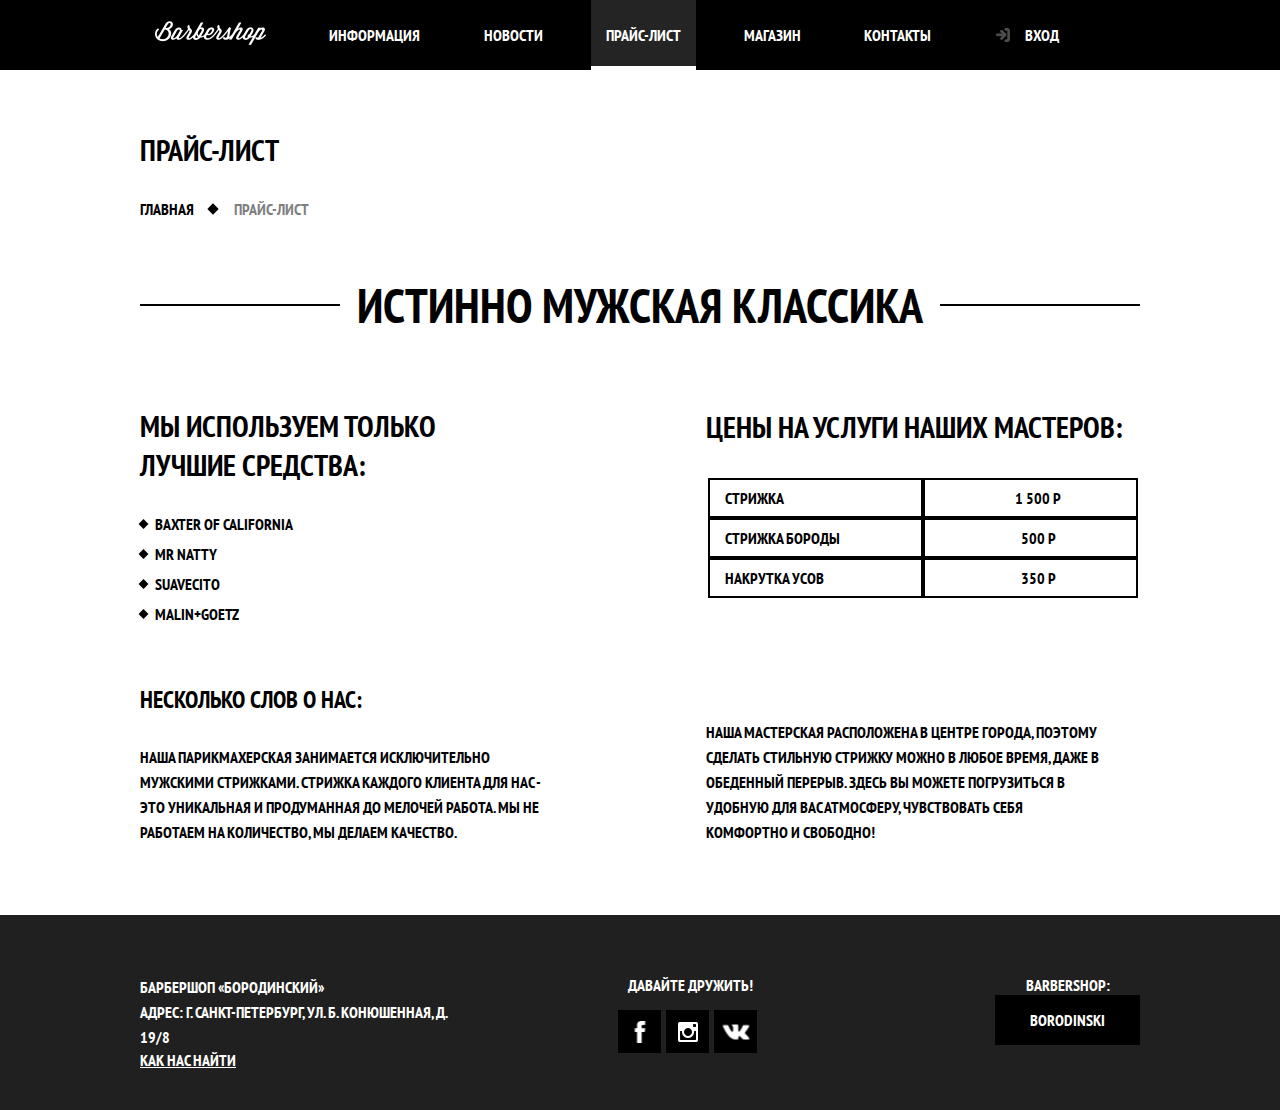
<file: sites/Barbershop/price-list.html>
<!DOCTYPE html>
<html id="nojs" lang="ru">
<head>
    <meta charset="UTF-8">
    <link href="https://fonts.googleapis.com/css2?family=PT+Sans+Narrow:wght@400;700&display=swap" rel="stylesheet">
    <link rel="stylesheet" href="css/style.css">
    <link rel="shortcut icon" href="img/favicon.ico" type="image/x-icon">
    <title>Прайс-лист</title>
</head>
<body id="isprice-list">

<div class="overlay"></div>

<header class="shop-header">
    <nav class="header-nav">
        <ul class="header-nav-wrapper wrapper">
            <li class="header-nav-item">
            <a href="index.html" class="btn nav-btn nav-btn-logo">
            <img src="img/shop-logo.png" alt="Barbershop Бородинский">
            </a>
            </li>
            
            <li class="header-nav-item">
            <a href="#" class="btn nav-btn">Информация</a>
            </li>
            
            <li class="header-nav-item">
            <a href="#" class="btn nav-btn">Новости</a>
            </li>
            
            <li class="header-nav-item">
            <a class="btn nav-btn nav-btn-active">Прайс-лист</a>
            </li>
            
            <li class="header-nav-item">
            <a href="shop.html" class="btn nav-btn">Магазин</a>
            </li>
            
            <li class="header-nav-item">
            <a href="#" class="btn nav-btn">Контакты</a>
            </li>
            
            <li class="header-nav-item">
                <div class="nav-btn-wrapper">
                    <a href="" class="btn nav-btn btn-auth">Вход</a>
                </div>
            </li>
            
            <li class="header-nav-item">
            <div class="modal modal-auth">
               <button class="auth-close"></button>
                <h2 class="h2">Личный кабинет</h2>
                
                <p class="p">Введите пожалуйста свой логин и пароль</p>
                
                <form class="form">
                    <label class="modal-auth-label-user">
                    <input type="text" class="modal-auth-input login-input" name="login" placeholder="Логин" >
                    </label>
                    
                    <label class="modal-auth-label-pass">
                    <input type="text" class="modal-auth-input" name="pass" placeholder="Пароль" >
                    </label>
                    
                    <div class="modal-auth-functions">
                        <label class="modal-label">
                            <input type="checkbox" class="modal-checkbox">
                            
                            <span class="span">Запомните меня</span>
                        </label>
                        
                        <a href="#" class="a modal-a">Я забыл пароль!</a>
                    </div>
                    
                    <button class="btn modal-btn">Войти</button>
                </form>
            </div>
            </li>
        </ul>
    </nav>
</header>
  
<main class="main wrapper">

<h2 class="h2">Прайс-лист</h2>

<div class="shop-path">
    <span class="span shop-path-item">Главная</span>
    <span class="span shop-path-item">Прайс-лист</span>
</div>

<article class="price-article">
    <h2 class="visually-hidden">Прайс</h2>

<h3 class="h2 price-h2">ИСТИННО МУЖСКАЯ КЛАССИКА</h3>
    
<div class="price-wrapper">
    <section class="price-section">
           <h2 class="visually-hidden">Прайс инфо</h2>
           
            <h2 class="h2">МЫ ИСПОЛЬЗУЕМ ТОЛЬКО <br>ЛУЧШИЕ СРЕДСТВА:</h2>
        
        <ul class="product-list">
            <li class="product-list-item">Baxter of California</li>
            <li class="product-list-item">Mr Natty</li>
            <li class="product-list-item">Suavecito</li>
            <li class="product-list-item">Malin+Goetz</li>
        </ul>
        
        <h3 class="h3">НЕСКОЛЬКО СЛОВ О НАС:</h3>
        
        <p class="p">Наша парикмахерская занимается исключительно мужскими стрижками. Стрижка каждого клиента для нас - это уникальная и продуманная до мелочей работа. Мы не работаем на количество, мы делаем качество.</p>
    </section>
    
    <section class="price-section">
        <h2 class="visually-hidden">Прайс таблица</h2>
           
        <h2 class="h2">ЦЕНЫ НА УСЛУГИ НАШИХ МАСТЕРОВ:</h2>
        
        <table class="price-table">
            <tr class="price-table-line">
                <td class="price-table-item">Стрижка</td>
                <td class="price-table-item">1 500 Р</td>
            </tr>
            <tr class="price-table-line">
                <td class="price-table-item">Стрижка бороды</td>
                <td class="price-table-item">500 Р</td>
            </tr>
            <tr class="price-table-line">
                <td class="price-table-item">Накрутка усов</td>
                <td class="price-table-item">350 Р</td>
            </tr>
        </table>
        
        <p class="p">
            Наша мастерская расположена в центре города, поэтому сделать стильную стрижку можно в любое время, даже в обеденный перерыв. Здесь вы можете погрузиться в удобную для вас атмосферу, чувствовать себя комфортно и свободно!
        </p>
    </section>
</div>

</article>


</main>
   
<footer class="footer">
   <div class="wrapper">
        <div class="footer-item">
            <p class="p">
                БАРБЕРШОП «БОРОДИНСКИЙ» <br>
                АДРЕС: Г. САНКТ-ПЕТЕРБУРГ, УЛ. Б. КОНЮШЕННАЯ, Д. 19/8
            </p>
            
            <a href="#" class="a btn-map-second">Как нас найти</a>
        </div>
        
        <div class="modal modal-map">
               <button class="map-close"></button>
                <iframe src="https://www.google.com/maps/embed?pb=!1m18!1m12!1m3!1d1998.6037872586862!2d30.320853351427424!3d59.93871648178723!2m3!1f0!2f0!3f0!3m2!1i1024!2i768!4f13.1!3m3!1m2!1s0x4696310fca145cc1%3A0x42b32648d8238007!2z0JHQvtC70YzRiNCw0Y8g0JrQvtC90Y7RiNC10L3QvdCw0Y8g0YPQuy4sIDE5LzgsINCh0LDQvdC60YIt0J_QtdGC0LXRgNCx0YPRgNCzLCAxOTExODY!5e0!3m2!1sru!2sru!4v1596217172962!5m2!1sru!2sru" width="780" height="575" style="border:0;" allowfullscreen="" aria-hidden="false" tabindex="0"></iframe>
        </div>
        
        <div class="footer-item">
            <span class="span">Давайте дружить!</span>
            <ul class="footer-social">
                <li class="footer-social-item facebook">
                <a href="#" class="a"></a>
                </li>
                
                <li class="footer-social-item instagram">
                <a href="#" class="a"></a>
                </li>
                
                <li class="footer-social-item VK">
                <a href="#" class="a"></a>
                </li>
            </ul>
        </div>
        
        <div class="footer-item">
            <span class="">Barbershop:</span>
            <button class="btn mark-btn">Borodinski</button>
        </div>
   </div>
    
</footer>   
    
<script src="js/script.js"></script>
</body>
</html>
</file>
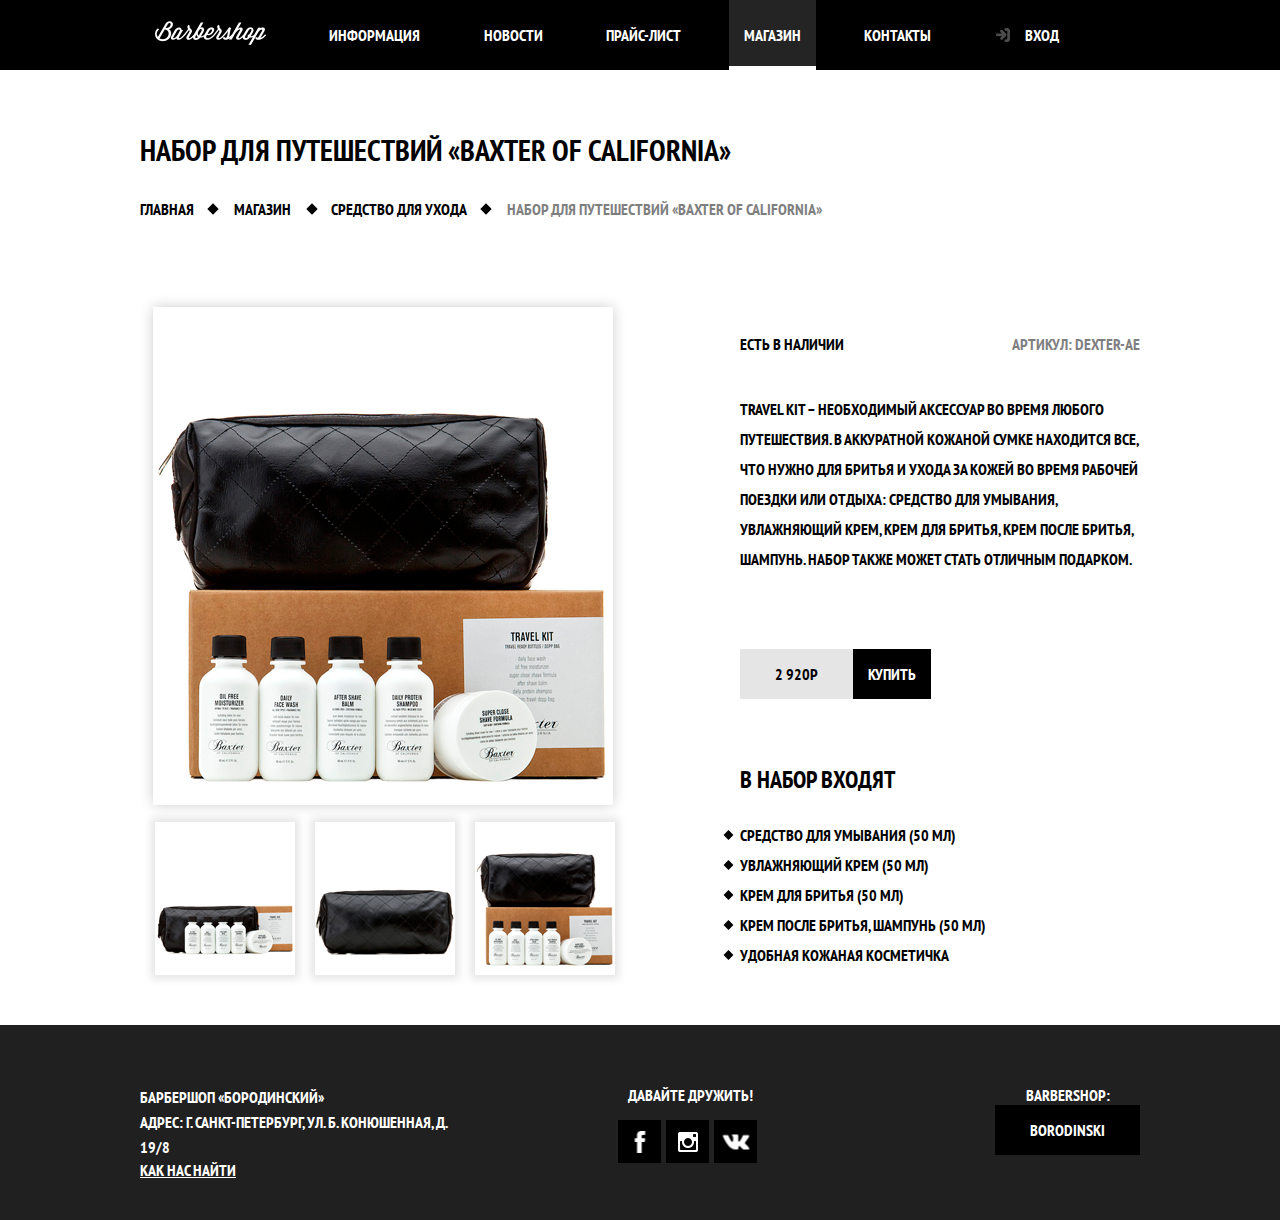
<file: sites/Barbershop/product.html>
<!DOCTYPE html>
<html id="nojs" lang="ru">
<head>
    <meta charset="UTF-8">
    <link href="https://fonts.googleapis.com/css2?family=PT+Sans+Narrow:wght@400;700&display=swap" rel="stylesheet">
    <link rel="stylesheet" href="css/style.css">
    <link rel="shortcut icon" href="img/favicon.ico" type="image/x-icon">
    <title>Product</title>
</head>
<body id="isproduct">

<div class="overlay"></div>

<header class="shop-header">
    <nav class="header-nav">
        <ul class="header-nav-wrapper wrapper">
            <li class="header-nav-item">
            <a href="index.html" class="btn nav-btn nav-btn-logo">
            <img src="img/shop-logo.png" alt="Barbershop Бородинский">
            </a>
            </li>
            
            <li class="header-nav-item">
            <a href="#" class="btn nav-btn">Информация</a>
            </li>
            
            <li class="header-nav-item">
            <a href="#" class="btn nav-btn">Новости</a>
            </li>
            
            <li class="header-nav-item">
            <a href="price-list.html" class="btn nav-btn">Прайс-лист</a>
            </li>
            
            <li class="header-nav-item">
            <a class="btn nav-btn nav-btn-active">Магазин</a>
            </li>
            
            <li class="header-nav-item">
            <a href="#" class="btn nav-btn">Контакты</a>
            </li>
            
            <li class="header-nav-item">
                <div class="nav-btn-wrapper">
                    <a href="" class="btn nav-btn btn-auth">Вход</a>
                </div>
            </li>
            
            <li class="header-nav-item">
            <div class="modal modal-auth">
               <button class="auth-close"></button>
                <h2 class="h2">Личный кабинет</h2>
                
                <p class="p">Введите пожалуйста свой логин и пароль</p>
                
                <form class="form">
                    <label class="modal-auth-label-user">
                    <input type="text" class="modal-auth-input login-input" name="login" placeholder="Логин" >
                    </label>
                    
                    <label class="modal-auth-label-pass">
                    <input type="text" class="modal-auth-input" name="pass" placeholder="Пароль" >
                    </label>
                    
                    <div class="modal-auth-functions">
                        <label class="modal-label">
                            <input type="checkbox" class="modal-checkbox">
                            
                            <span class="span">Запомните меня</span>
                        </label>
                        
                        <a href="#" class="a modal-a">Я забыл пароль!</a>
                    </div>
                    
                    <button class="btn modal-btn">Войти</button>
                </form>
            </div>
            </li>
        </ul>
    </nav>
</header>

<main class="main wrapper">

<h2 class="h2">набор для путешествий «Baxter of California»</h2>

<div class="shop-path">
    <span class="span shop-path-item">Главная</span>
    <span class="span shop-path-item">Магазин</span>
    <span class="span shop-path-item
    shop-path-item-product">Средство для ухода</span>
    <span class="span shop-path-item">набор для путешествий «Baxter of California»</span>
</div>


<article class="product-article">
   <h2 class="visually-hidden">Продукт</h2>
   
    <section class="product-section">
       <h2 class="visually-hidden">Фотографии продукта</h2>
       
        <div class="product-main-img">
            <img src="img/product/main-product.png" alt="набор для путешествий «Baxter of California»">
        </div>
        
        <div class="product-img-wrapper">
            <div class="product-img">
                <img src="img/product/first-product.png" alt="набор для путешествий «Baxter of California»" width="140" height="149">
            </div>
        
            <div class="product-img">
                <img src="img/product/second-product.png" alt="набор для путешествий «Baxter of California»" width="140" height="149">
            </div>
        
            <div class="product-img">
                <img src="img/product/third-product.png" alt="набор для путешествий «Baxter of California»" width="140" height="149">
            </div>
        </div>
    </section>
    
    <section class="product-section product-section-info">
       <h2 class="visually-hidden">Фотографии продукта</h2>

        <p class="product-section-header">
            <span>есть в наличии</span>
            <span>Артикул: dexter-ae</span>
        </p>
        
        <p class="product-text">
            Travel Kit – необходимый аксессуар во время любого путешествия. В аккуратной кожаной сумке находится все, что нужно для бритья и ухода за кожей во время рабочей поездки или отдыха: средство для умывания, увлажняющий крем, крем для бритья, крем после бритья, шампунь. Набор также может стать отличным подарком.
        </p>
        
        <div class="shop-buy">
            <span class="span buy-span">2 920Р</span><!----><button class="btn buy-btn">Купить</button>
        </div>
        
        <div class="product-complect">
            <h3 class="h3">В набор входят</h3>
            
            <ul class="product-list">
                <li class="product-list-item">Средство для умывания (50 мл)</li>
                <li class="product-list-item">Увлажняющий крем (50 мл)</li>
                <li class="product-list-item">Крем для бритья (50 мл)</li>
                <li class="product-list-item">Крем после бритья, шампунь (50 мл)</li>
                <li class="product-list-item">Удобная кожаная косметичка</li>
            </ul>
        </div>
    </section>
</article>

</main>

<footer class="footer">
   <div class="wrapper">
        <div class="footer-item">
            <p class="p">
                БАРБЕРШОП «БОРОДИНСКИЙ» <br>
                АДРЕС: Г. САНКТ-ПЕТЕРБУРГ, УЛ. Б. КОНЮШЕННАЯ, Д. 19/8
            </p>
            
            <a href="#" class="a btn-map-second">Как нас найти</a>
            
            <div class="modal modal-map">
               <button class="map-close"></button>
                <iframe src="https://www.google.com/maps/embed?pb=!1m18!1m12!1m3!1d1998.6037872586862!2d30.320853351427424!3d59.93871648178723!2m3!1f0!2f0!3f0!3m2!1i1024!2i768!4f13.1!3m3!1m2!1s0x4696310fca145cc1%3A0x42b32648d8238007!2z0JHQvtC70YzRiNCw0Y8g0JrQvtC90Y7RiNC10L3QvdCw0Y8g0YPQuy4sIDE5LzgsINCh0LDQvdC60YIt0J_QtdGC0LXRgNCx0YPRgNCzLCAxOTExODY!5e0!3m2!1sru!2sru!4v1596217172962!5m2!1sru!2sru" width="780" height="575" style="border:0;" allowfullscreen="" aria-hidden="false" tabindex="0"></iframe>
            </div>
        </div>
        
        <div class="footer-item">
            <span class="span">Давайте дружить!</span>
            <ul class="footer-social">
                <li class="footer-social-item facebook">
                <a href="#" class="a"></a>
                </li>
                
                <li class="footer-social-item instagram">
                <a href="#" class="a"></a>
                </li>
                
                <li class="footer-social-item VK">
                <a href="#" class="a"></a>
                </li>
            </ul>
        </div>
        
        <div class="footer-item">
            <span class="">Barbershop:</span>
            <button class="btn mark-btn">Borodinski</button>
        </div>
   </div>
    
</footer> 

<script src="js/script.js"></script>
</body>
</html>
</file>
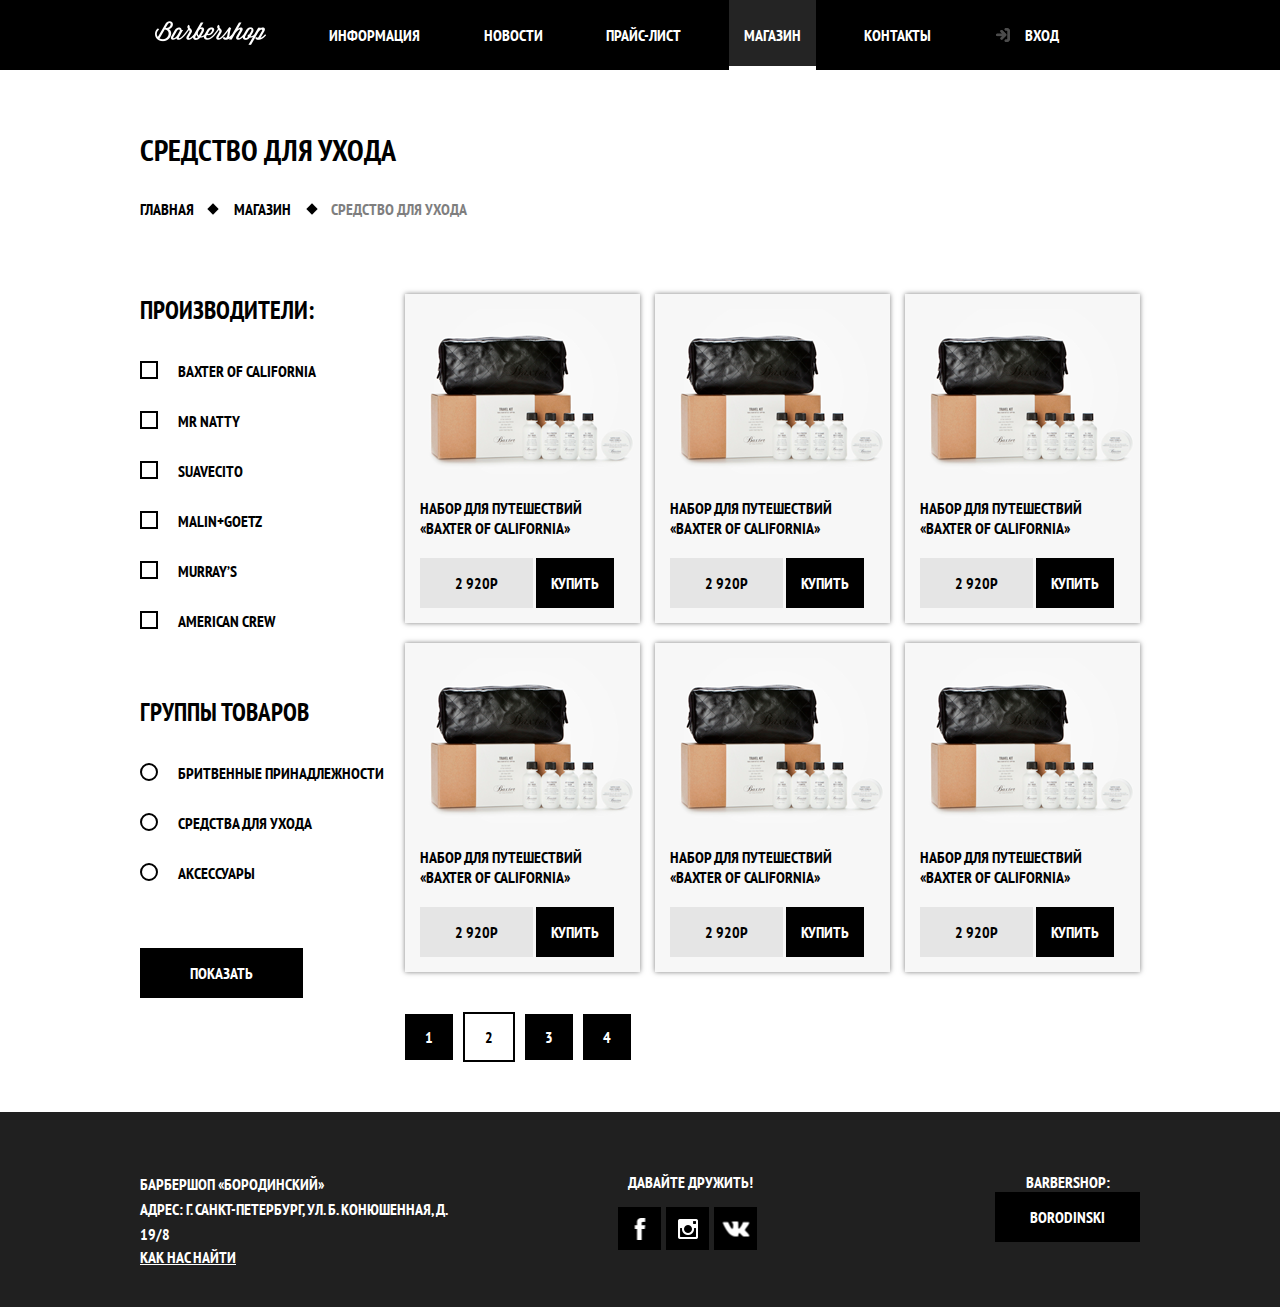
<file: sites/Barbershop/shop.html>
<!DOCTYPE html>
<html id="nojs" lang="ru">
<head>
    <meta charset="UTF-8">
    <link href="https://fonts.googleapis.com/css2?family=PT+Sans+Narrow:wght@400;700&display=swap" rel="stylesheet">
    <link rel="stylesheet" href="css/style.css">
    <link rel="shortcut icon" href="img/favicon.ico" type="image/x-icon">
    <title>Shop</title>
</head>
<body id="isshop">
   
<div class="overlay"></div>

<header class="shop-header">
    <nav class="header-nav">
        <ul class="header-nav-wrapper wrapper">
            <li class="header-nav-item">
            <a href="index.html" class="btn nav-btn nav-btn-logo">
            <img src="img/shop-logo.png" alt="Barbershop Бородинский">
            </a>
            </li>
            
            <li class="header-nav-item">
            <a href="#" class="btn nav-btn">Информация</a>
            </li>
            
            <li class="header-nav-item">
            <a href="#" class="btn nav-btn">Новости</a>
            </li>
            
            <li class="header-nav-item">
            <a href="price-list.html" class="btn nav-btn">Прайс-лист</a>
            </li>
            
            <li class="header-nav-item">
            <a class="btn nav-btn nav-btn-active">Магазин</a>
            </li>
            
            <li class="header-nav-item">
            <a href="#" class="btn nav-btn">Контакты</a>
            </li>
            
            <li class="header-nav-item">
                <div class="nav-btn-wrapper">
                    <a href="" class="btn nav-btn btn-auth">Вход</a>
                </div>
            </li>
            
            <li class="header-nav-item">
            <div class="modal modal-auth">
               <button class="auth-close"></button>
                <h2 class="h2">Личный кабинет</h2>
                
                <p class="p">ВВедите пожалуйста свой логин и пароль</p>
                
                <form class="form">
                    <label class="modal-auth-label-user">
                    <input type="text" class="modal-auth-input login-input" name="login" placeholder="Логин" >
                    </label>
                    
                    <label class="modal-auth-label-pass">
                    <input type="text" class="modal-auth-input" name="pass" placeholder="Пароль" >
                    </label>
                    
                    <div class="modal-auth-functions">
                        <label class="modal-label">
                            <input type="checkbox" class="modal-checkbox">
                            
                            <span class="span">Запомните меня</span>
                        </label>
                        
                        <a href="#" class="a modal-a">Я забыл пароль!</a>
                    </div>
                    
                    <button class="btn modal-btn">Войти</button>
                </form>
            </div>
            </li>
        </ul>
    </nav>
</header>

<main class="main wrapper">

<h2 class="h2">Средство для ухода</h2>

<div class="shop-path">
    <span class="span shop-path-item">Главная</span>
    <span class="span shop-path-item">Магазин</span>
    <span class="span shop-path-item">Средство для ухода</span>
</div>

<article class="shop-products">
   <h2 class="visually-hidden">Фильтры и продукты</h2>
   
    <form class="filters">
        <fieldset class="filter-item">
            <legend class="legend">Производители:</legend>
            <ul class="filter-list">
                <li class="filter-list-item">
                
                <label  class="filter-label">
                <input type="checkbox" name="shop-filter" 
                class="visually-hidden">
                <span class="checkbox"></span>
                
                <span class="span">Baxter of California</span>
                </label>
                </li>
                
                <li class="filter-list-item">
                <label  class="filter-label">
                <input type="checkbox" name="shop-filter" class="visually-hidden">
                <span class="checkbox"></span>
                
                <span class="span">Mr Natty</span>
                </label>
                </li>
                
                <li class="filter-list-item">
                <label  class="filter-label">
                <input type="checkbox" name="shop-filter" class="visually-hidden">
                <span class="checkbox"></span>
                
                <span class="span">Suavecito</span>
                </label>
                </li>
                
                <li class="filter-list-item">
                <label  class="filter-label">
                <input type="checkbox" name="shop-filter" class="visually-hidden">
                <span class="checkbox"></span>
                
                <span class="span">Malin+Goetz</span>
                </label>
                </li>
                
                <li class="filter-list-item">
                <label  class="filter-label">
                <input type="checkbox" name="shop-filter" class="visually-hidden">
                <span class="checkbox"></span>
                
                <span class="span">Murray’s</span>
                </label>
                </li>
                
                <li class="filter-list-item">
                <label  class="filter-label">
                <input type="checkbox" name="shop-filter" class="visually-hidden">
                <span class="checkbox"></span>
                
                <span class="span">American Crew</span>
                </label>
                </li>
                
            </ul>
        </fieldset>
        
        <fieldset class="filter-item">
            <legend class="legend">Группы товаров</legend>
            <ul class="filter-list">
                <li class="filter-list-item">
                <label class="filter-label">
                <input type="radio" class="visually-hidden" name="shop-filter">
                <span class="radio-button"></span>
                
                <span class="span">Бритвенные принадлежности</span>
                </label>
                </li>
                
                <li class="filter-list-item">
                <label class="filter-label">
                <input type="radio" class="visually-hidden" name="shop-filter">
                <span class="radio-button"></span>
                
                <span class="span">Средства для ухода</span>
                </label>
                </li>
                
                <li class="filter-list-item">
                <label class="filter-label">
                <input type="radio" class="visually-hidden" name="shop-filter">
                <span class="radio-button"></span>
                
                <span class="span">Аксессуары</span>
                </label>
                </li>
            </ul>
        </fieldset>
        
        <button class="btn filter-btn">Показать</button>
    </form>
    
    <section class="shop-product-card">
       <h2 class="visually-hidden">Карточки продуктов</h2>
       
        <div class="product-card-wrapper">
            <div class="product-card">
                <div class="product-img">
                    <a href="product.html">
                        <img src="img/shop/product-1.png" alt="Набор для путешествий «Baxter of California»" width="220" height="165">
                    </a>
                </div>
                
                <p><a href="product.html">
                    Набор для путешествий «Baxter of California»
                </a></p>
                
                <div class="shop-buy">
                    <a href="product.html">
                        <span class="span buy-span">2 920Р</span>
                    </a><!--
                    --><a href="product.html" class="btn buy-btn">Купить</a>
                </div>
            </div>
            
            <div class="product-card">
                <div class="product-img">
                    <a href="product.html">
                        <img src="img/shop/product-1.png" alt="Набор для путешествий «Baxter of California»" width="220" height="165">
                    </a>
                </div>
                
                <p><a href="product.html">
                    Набор для путешествий «Baxter of California»
                </a></p>
                
                <div class="shop-buy">
                    <a href="product.html">
                        <span class="span buy-span">2 920Р</span>
                    </a><!--
                    --><a href="product.html" class="btn buy-btn">Купить</a>
                </div>
            </div>
            
            <div class="product-card">
                <div class="product-img">
                    <a href="product.html">
                        <img src="img/shop/product-1.png" alt="Набор для путешествий «Baxter of California»" width="220" height="165">
                    </a>
                </div>
                
                <p><a href="product.html">
                    Набор для путешествий «Baxter of California»
                </a></p>
                
                <div class="shop-buy">
                    <a href="product.html">
                        <span class="span buy-span">2 920Р</span>
                    </a><!--
                    --><a href="product.html" class="btn buy-btn">Купить</a>
                </div>
            </div>
               
            <div class="product-card">
                <div class="product-img">
                    <a href="product.html">
                        <img src="img/shop/product-1.png" alt="Набор для путешествий «Baxter of California»" width="220" height="165">
                    </a>
                </div>
                
                <p><a href="product.html">
                    Набор для путешествий «Baxter of California»
                </a></p>
                
                <div class="shop-buy">
                    <a href="product.html">
                        <span class="span buy-span">2 920Р</span>
                    </a><!--
                    --><a href="product.html" class="btn buy-btn">Купить</a>
                </div>
            </div>   
               
            <div class="product-card">
                <div class="product-img">
                    <a href="product.html">
                        <img src="img/shop/product-1.png" alt="Набор для путешествий «Baxter of California»" width="220" height="165">
                    </a>
                </div>
                
                <p><a href="product.html">
                    Набор для путешествий «Baxter of California»
                </a></p>
                
                <div class="shop-buy">
                    <a href="product.html">
                        <span class="span buy-span">2 920Р</span>
                    </a><!--
                    --><a href="product.html" class="btn buy-btn">Купить</a>
                </div>
            </div>

            <div class="product-card">
                <div class="product-img">
                    <a href="product.html">
                        <img src="img/shop/product-1.png" alt="Набор для путешествий «Baxter of California»" width="220" height="165">
                    </a>
                </div>
                
                <p><a href="product.html">
                    Набор для путешествий «Baxter of California»
                </a></p>
                
                <div class="shop-buy">
                    <a href="product.html">
                        <span class="span buy-span">2 920Р</span>
                    </a><!--
                    --><a href="product.html" class="btn buy-btn">Купить</a>
                </div>
            </div>
        </div>
        
        <div class="product-pages">
            <a href="#" class="btn page-btn">1</a>
            
            <a class="btn page-btn page-btn-active">2</a>
            
            <a href="#" class="btn page-btn">3</a>
            
            <a href="#" class="btn page-btn">4</a>
        </div>
        
    </section>
    
    
</article>

</main>
  
<footer class="footer">
   <div class="wrapper">
        <div class="footer-item">
            <p class="p">
                БАРБЕРШОП «БОРОДИНСКИЙ» <br>
                АДРЕС: Г. САНКТ-ПЕТЕРБУРГ, УЛ. Б. КОНЮШЕННАЯ, Д. 19/8
            </p>
            
            <a href="#" class="a btn-map-second">Как нас найти</a>
            
            <div class="modal modal-map">
               <button class="map-close"></button>
                <iframe src="https://www.google.com/maps/embed?pb=!1m18!1m12!1m3!1d1998.6037872586862!2d30.320853351427424!3d59.93871648178723!2m3!1f0!2f0!3f0!3m2!1i1024!2i768!4f13.1!3m3!1m2!1s0x4696310fca145cc1%3A0x42b32648d8238007!2z0JHQvtC70YzRiNCw0Y8g0JrQvtC90Y7RiNC10L3QvdCw0Y8g0YPQuy4sIDE5LzgsINCh0LDQvdC60YIt0J_QtdGC0LXRgNCx0YPRgNCzLCAxOTExODY!5e0!3m2!1sru!2sru!4v1596217172962!5m2!1sru!2sru" width="780" height="575" style="border:0;" allowfullscreen="" aria-hidden="false" tabindex="0"></iframe>
            </div>
        </div>
        
        <div class="footer-item">
            <span class="span">Давайте дружить!</span>
            <ul class="footer-social">
                <li class="footer-social-item facebook">
                <a href="#" class="a"></a>
                </li>
                
                <li class="footer-social-item instagram">
                <a href="#" class="a"></a>
                </li>
                
                <li class="footer-social-item VK">
                <a href="#" class="a"></a>
                </li>
            </ul>
        </div>
        
        <div class="footer-item">
            <span class="">Barbershop:</span>
            <button class="btn mark-btn">Borodinski</button>
        </div>
   </div>
    
</footer> 

<script src="js/script.js"></script>
</body>
</html>
</file>
<file: sites/Barbershop/css/style.css>
/*
@font-face {
  font-family: 'PT Sans Narrow';
  src: url('PTSans-Narrow.eot');
  src: url('PTSans-Narrow.eot?#iefix') format('embedded-opentype'),
       url('PTSans-Narrow.svg#PTSans-Narrow') format('svg'),
       url('PTSans-Narrow.ttf') format('truetype'),
       url('PTSans-Narrow.woff') format('woff'),
       url('PTSans-Narrow.woff2') format('woff2');
  font-weight: normal;
  font-style: normal;
}

@font-face {
  font-family: 'PT Sans Narrow';
  src: url('PTSans-NarrowBold.eot');
  src: url('PTSans-NarrowBold.eot?#iefix') format('embedded-opentype'),
       url('PTSans-NarrowBold.svg#PTSans-NarrowBold') format('svg'),
       url('PTSans-NarrowBold.ttf') format('truetype'),
       url('PTSans-NarrowBold.woff') format('woff'),
       url('PTSans-NarrowBold.woff2') format('woff2');
  font-weight: 700;
  font-style: normal;
}
*/

.visually-hidden {
	position: absolute !important;
	clip: rect(1px 1px 1px 1px); /* IE6, IE7 */
	clip: rect(1px, 1px, 1px, 1px);
	padding:0 !important;
	border:0 !important;
	height: 1px !important; 
	width: 1px !important; 
	overflow: hidden;
}

*,
*::before,
*::after{
    margin: 0;
    padding: 0;
    -webkit-box-sizing: border-box;
    box-sizing: border-box;
}

.wrapper{
    width: 100%;
    max-width: 1000px;
    margin: 0 auto;
}

.h2, .h3{
    font-size: 30px;
    margin-bottom: 30px;
}

.h3{
    font-size: 24px;
}

.p{
    display: inline-block;
    width: 300px;
    line-height: 25px;
    margin-bottom: 20px;
}

.span{
    margin-bottom: 15px;
}

.a{
    color: #fff;
    text-decoration: underline;
}

.figure{
    margin-bottom: 45px;
}

.legend{
    font-size: 25px;
    margin-bottom: 35px;
}

.btn{
    display: inline-block;
    padding: 15px 50px;
    background-color: #000;
    
    font: inherit;
    color: #fff;
    
    cursor: pointer;
    border: none;
    outline: none;
    text-decoration: none;
    text-transform: uppercase;
    
    -webkit-transition: background-color .2s linear;
    
    transition: background-color .2s linear;
}

.btn:hover,
.btn:focus,
.btn:active,
.btn-active{
    background-color: #663d15;
}

#ishome, #isshop, #isproduct, #isprice-list{
    font-family: 'PT Sans Narrow', sans-serif;
    font-weight: 700;
    color: #fff;
    text-transform: uppercase;
    
    background-color: #000;
    background-image: url(../img/background/home-bg.png);
    background-position: top center;
    background-repeat: no-repeat;
    background-size: cover;
    
    overflow-x: hidden;
    overflow-y: scroll;
}

.overlay-active{
    width: 100%;
    height: 100%;
    background-color: rgba(0, 0, 0, .5);
    
    z-index: 999;
    
    position: fixed;
    top: 0;
    left: 0;
}

.modal{
    display: none;
}

.modal-active{
    display: block;
    -webkit-animation-duration: .6s;
    animation-duration: .6s;
    -webkit-animation-name: bounce;
    animation-name: bounce;
    
    z-index: 1000;
    
    position: fixed;
    top: 50%;
    left: 50%;
    
    -webkit-transform: translate3d(-50%, -50%, 0);
    
    transform: translate3d(-50%, -50%, 0);
}

.modal-active::before,
.modal-active::after{
    display: block;
    content: '';
    width: 25px;
    height: 5px;
    background-color: #fff;
    
    position: absolute;
    top: 30px;
    right: -40px;
}

.modal-active::before{
    -webkit-transform: rotate(-45deg);
    transform: rotate(-45deg);
}

.modal-active::after{
    -webkit-transform: rotate(45deg);
    transform: rotate(45deg);
}

.auth-close,
.map-close{
    width: 25px;
    height: 25px;
    
    opacity: 0;
    cursor: pointer;
    
    z-index: 1000;
    
    position: absolute;
    top: 30px;
    right: -40px;
    
    -webkit-transform: translate3d(0, -50%, 0);
    
    transform: translate3d(0, -50%, 0);
}

.modal-auth{
    width: 461px;
    min-height: 385px;
    padding: 50px 80px;
    background-color: #fff;
    background-image: url(../img/background/main-section-bg.png);
    
    color: #000;
}

.modal-auth-label-user, .modal-auth-label-pass{
    position: relative;
}

.modal-auth-label-user::after,
.modal-auth-label-pass::after{
    display: block;
    content: '';
    
    position: absolute;
    top: 15px;
    left: 270px;    
}

.modal-auth-label-user::after{
    width: 15px;
    height: 13px;
    background-image: url(../img/Icons/loginform.png);
}

.modal-auth-label-pass::after{
    width: 15px;
    height: 15px;
    background-image: url(../img/Icons/passform.png);
}


.modal-auth-input{
    display: block;
    border: 2px solid #000;
    width: 300px;
    height: 40px;
    margin-bottom: 10px;
    padding: 10px 50px 10px 10px;
}

.modal-auth-functions{
    display: -webkit-box;
    display: -ms-flexbox;
    display: flex;
    -webkit-box-pack: justify;
    -ms-flex-pack: justify;
    justify-content: space-between;
    margin-bottom: 20px;
}

.modal-label .modal-checkbox{
    margin-right: 10px;
}

.modal-a{
    white-space: nowrap;
    color: #000;
}

.modal-btn{
    width: 100%;
}

/* checkbox and radiobutton */

.checkbox{
    display: inline-block;
    width: 18px;
    height: 18px;
    border: 2px solid #000;
    
    position: relative;
}

.checkbox::before,
.checkbox::after{
    display: block;
    opacity: 0;
    content: '';
    width: 12px;
    height: 2px;
    background-color: #000;
    
    position: absolute;
    top: 50%;
    left: 50%;
    
    -webkit-transform: translate3d(-50%, -50%, 0);
    
    transform: translate3d(-50%, -50%, 0);
    -webkit-transition: opacity .15s linear;
    transition: opacity .15s linear;
}

.checkbox::before{
    -webkit-transform: translate3d(-50%, -50%, 0)
        rotate(-45deg);
    transform: translate3d(-50%, -50%, 0)
        rotate(-45deg);
}

.checkbox::after{
    -webkit-transform: translate3d(-50%, -50%, 0)
        rotate(45deg);
    transform: translate3d(-50%, -50%, 0)
        rotate(45deg);
}

input[type="checkbox"]:checked + .checkbox::before,
input[type="checkbox"]:checked + .checkbox::after{
    opacity: 1;
}

.radio-button{
    display: inline-block;
    width: 18px;
    height: 18px;
    border: 2px solid #000;
    border-radius: 50%;
    
    position: relative;
}

.radio-button::before{
    display: block;
    opacity: 0;
    content: '';
    width: 8px;
    height: 8px;
    background-color: #000;
    border-radius: 50%;
    
    position: absolute;
    top: 50%;
    left: 50%;
    
    -webkit-transform: translate3d(-50%, -50%, 0);
    
    transform: translate3d(-50%, -50%, 0);
    -webkit-transition: opacity .15s linear;
    transition: opacity .15s linear;
}

input[type="radio"]:checked + .radio-button::before{
    opacity: 1;
}

/* header */

.header{
    height: 100vh;
}

.header-nav{
    width: 100vw;
    background-color: #000;
    
    margin-bottom: 60px;
}

.header-nav-wrapper{
    display: -webkit-box;
    display: -ms-flexbox;
    display: flex;
    -webkit-box-align: center;
    -ms-flex-align: center;
    align-items: center;
    
    min-height: 70px;
    overflow-y: hidden;
}

.header-nav-item{
    margin-right: auto;
    list-style-type: none;
}

.nav-btn-wrapper{
    margin-left: auto;
}

.nav-btn{
    padding: 25px 15px;
    -webkit-transition: background-color .2s linear;
    transition: background-color .2s linear;
}

.nav-btn:hover,
.nav-btn:focus,
.nav-btn:active,
.nav-btn-active{
    color: #fff;
    background-color: #242424;
}

.nav-btn-logo{
    padding: 21px 15px;
}

.nav-btn-active{
    position: relative;
}

.nav-btn-active::after{
    display: block;
    content: '';
    width: 100%;
    height: 4px;
    background-color: #fff;
    
    position: absolute;
    bottom: 0px;
    left: 0;
}

.btn-auth{
    padding-left: 45px;
    position: relative;
}

.btn-auth::before{
    display: block;
    content: '';
    width: 14px;
    height: 14px;
    background-image: url(../img/Icons/login.png);
    
    opacity: .3;
    
    position: absolute;
    top: 50%;
    left: 25%;
    
    -webkit-transform: translate3d(-50%, -50%, 0);
    
    transform: translate3d(-50%, -50%, 0);
    -webkit-transition: opacity .2s linear;
    transition: opacity .2s linear;
}

.btn-auth:hover::before,
.btn-auth:focus::before,
.btn-auth:active::before{
    opacity: 1;
}

.header-img{
    text-align: center;
    margin-bottom: 60px;
}

.table{
    margin: 0 auto;
}

.table-wrapper{
    text-align: center;
}

.table-item .h2{
    margin-bottom: 70px;
    position: relative;
}

.table-item .h2::after{
    display: block;
    content: '';
    width: 22px;
    height: 22px;
    background-color: #fff;
    
    position: absolute;
    top: 60px;
    left: 50%;
    
    -webkit-transform: translate3d(-50%, 0, 0)
        rotate(-45deg);
    
    transform: translate3d(-50%, 0, 0)
        rotate(-45deg);
}

/* main section */

.main-section{
    display: -webkit-box;
    display: -ms-flexbox;
    display: flex;
    -webkit-box-pack: justify;
    -ms-flex-pack: justify;
    justify-content: space-between;
    margin-bottom: 40px;
}

.main-section:last-child{
    margin-bottom: 70px;
}

.section-wrapper{
    width: 50%;
    padding: 50px 80px;
    
    color: #000;
    background-color: #fff;
    background-image: url(../img/background/main-section-bg.png);
}

.section-line{
    position: relative;
}

.section-line::after{
    display: block;
    content: '';
    width: 8px;
    height: 278px;
    background-image: url(../img/background/line.png);
    
    position: absolute;
    top: 50%;
    left: 100%;
    
    -webkit-transform: translate3d(0, -50%, 0);
    
    transform: translate3d(0, -50%, 0);
}

.section-wrapper .p{
    width: 400px;
}

.section-wrapper time{
    display: block;
    font-size: 14px;
    text-transform: lowercase;
    
    margin-bottom: 40px;
}

.figure-img{
    width: 328px;
    height: 164px;
    background-color: #000;
}

.figure-btn{
    margin-right: 38px;
}

.figure-btn:last-child{
    margin-right: 0;
}

.contacts-btn{
    padding: 15px 20px;
    margin-right: 20px;
}

.main-section-form{
    display: -webkit-box;
    display: -ms-flexbox;
    display: flex;
    -webkit-box-orient: vertical;
    -webkit-box-direction: normal;
    -ms-flex-direction: column;
    flex-direction: column;
    -ms-flex-pack: distribute;
    justify-content: space-around;
}

.form-wrapper{
    display: -webkit-box;
    display: -ms-flexbox;
    display: flex;
    -ms-flex-pack: distribute;
    justify-content: space-around;
}

.form-wrapper:last-of-type{
    margin-bottom: 20px;
}

.label-wrapper{
    display: -webkit-box;
    display: -ms-flexbox;
    display: flex;
    -webkit-box-orient: vertical;
    -webkit-box-direction: normal;
    -ms-flex-direction: column;
    flex-direction: column;
}

.label-wrapper .span{
    padding-left: 15px;
}

.form-input{
    display: inline-block;
    width: 150px;
    min-height: 40px;
    border: 2px solid #000;
    
    margin-bottom: 10px;
    padding: 15px 20px;
}

.footer{
    color: #fff;
    background-color: #202020;
}

.footer .wrapper{
    display: -webkit-box;
    display: -ms-flexbox;
    display: flex;
    
    padding-top: 60px;
    padding-bottom: 40px;
}

.footer-item{
    display: -webkit-box;
    display: -ms-flexbox;
    display: flex;
    -webkit-box-orient: vertical;
    -webkit-box-direction: normal;
    -ms-flex-direction: column;
    flex-direction: column;
    -webkit-box-align: center;
    -ms-flex-align: center;
    align-items: center;
    -ms-flex-line-pack: center;
    align-content: center;
    width: 30%;
}

.footer-item:first-child{
    -webkit-box-align: start;
    -ms-flex-align: start;
    align-items: flex-start;
    margin-right: 100px;
}

.footer-item:last-child{
    width: auto;
    margin-left: auto;
}

.footer-item p{
    width: 315px;
    margin-bottom: 0;
}

.footer-social{
    display: -webkit-box;
    display: -ms-flexbox;
    display: flex;
    -webkit-box-pack: center;
    -ms-flex-pack: center;
    justify-content: center;
    width: 100%;
}

.footer-social-item{
    display: -webkit-box;
    display: -ms-flexbox;
    display: flex;
    -webkit-box-orient: vertical;
    -webkit-box-direction: normal;
    -ms-flex-direction: column;
    flex-direction: column;
    -webkit-box-pack: center;
    -ms-flex-pack: center;
    justify-content: center;
    -webkit-box-align: center;
    -ms-flex-align: center;
    align-items: center;
    
    margin-right: 5px;
    width: 43px;
    height: 43px;
    background-color: #000;    
    
    cursor: pointer;
    list-style-type: none;
    
    -webkit-transition: background-color .2s linear;
    
    transition: background-color .2s linear;
}

.footer-social-item:hover,
.footer-social-item:focus,
.footer-social-item:active,
.footer-social-item-active{
    background-color: #fff;
}

.facebook, .instagram, .VK{
    position: relative;
}

.facebook::after, .instagram::after, .VK::after{
    display: block;
    content: '';
    
    position: absolute;
    top: 50%;
    left: 50%;
    
    -webkit-transform: translate3d(-50%, -50%, 0);
    
    transform: translate3d(-50%, -50%, 0);
    
    -webkit-transition: background-image .2s linear;
    
    transition: background-image .2s linear;
}

.facebook::after{
    width: 11px;
    height: 22px;
    background-image: url(../img/social/Facebook.png);
}

.instagram::after{
    width: 20px;
    height: 20px;
    background-image: url(../img/social/Instagram.png);
}

.VK::after{
    width: 27px;
    height: 15px;
    background-image: url(../img/social/VK.png);
}

.facebook:hover::after,
.facebook:focus::after,
.facebook:active::after{
    background-image: url(../img/social/Dark-facebook.png);
}

.instagram:hover::after,
.instagram:focus::after,
.instagram:active::after{
    background-image: url(../img/social/Dark-instagram.png);
}

.VK:hover::after,
.VK:focus::after,
.VK:active::after{
    background-image: url(../img/social/Dark-VK.png);
}

.mark-btn{
    padding: 15px 35px;
    -webkit-transition: background-color .2s linear, color .2s linear;
    transition: background-color .2s linear, color .2s linear;
}

.mark-btn:hover,
.mark-btn:focus,
.mark-btn:active{
    background-color: #fff;
    color: #000;
}

/* shop */

#isshop, #isproduct, #isprice-list{
    color: #000;
    background: none;
}

/* shop main*/

.shop-products{
    display: -webkit-box;
    display: -ms-flexbox;
    display: flex;
    -webkit-box-pack: justify;
    -ms-flex-pack: justify;
    justify-content: space-between;
    margin-bottom: 50px;
}

.shop-path{
    display: -webkit-box;
    display: -ms-flexbox;
    display: flex;
    margin-bottom: 60px;
}

.shop-path-item{
    margin-right: 40px;
    position: relative;
}

.shop-path-item:last-child{
    margin-right: 0;
    opacity: .5;
}

.shop-path-item::after{
    display: block;
    content: '';
    width: 8px;
    height: 8px;
    background-color: #000;
    
    position: absolute;
    top: 50%;
    right: -50%;
    
    -webkit-transform: translate3d(-50%, -50%, 0)
        rotate(-45deg);
    
    transform: translate3d(-50%, -50%, 0)
        rotate(-45deg);
}

.shop-path-item:last-child::after{
    display: none;
}

.filters{
    display: -webkit-box;
    display: -ms-flexbox;
    display: flex;
    -webkit-box-orient: vertical;
    -webkit-box-direction: normal;
    -ms-flex-direction: column;
    flex-direction: column;
    -webkit-box-align: start;
    -ms-flex-align: start;
    align-items: flex-start;
    
    width: 250px;
}

.filter-item{
    width: 100%;
    border: none;
    margin-bottom: 50px;
}

.filter-list-item{
    margin-bottom: 15px;
    list-style-type: none;
}

.filter-list-item:last-child{
    margin-bottom: 0;
}

.filter-label{
    display: -webkit-box;
    display: -ms-flexbox;
    display: flex;
    -webkit-box-align: start;
    -ms-flex-align: start;
    align-items: flex-start;
}

.filter-label .span{
    margin-left: 20px;
}

/* products cards */

.product-card-wrapper{
    display: grid;
    grid-template-columns: repeat(3, 1fr);
    grid-template-rows: repeat(2, 1fr);
    -webkit-column-gap: 15px;
    column-gap: 15px;
    row-gap: 20px;
    
    margin-bottom: 40px;
}

.product-card{
    display: -webkit-box;
    display: -ms-flexbox;
    display: flex;
    -webkit-box-orient: vertical;
    -webkit-box-direction: normal;
    -ms-flex-direction: column;
    flex-direction: column;
    
    width: 235px;
    padding: 15px;
    background-color: #f7f7f7;
    -webkit-box-shadow: 0 0 5px rgba(0, 0, 0, 0.5);
    box-shadow: 0 0 5px rgba(0, 0, 0, 0.5);

    text-align: start;
}

.product-card a{
    color: #000;
    text-decoration: none;
}

.product-img{
    margin-bottom: 20px;
}

.product-card p{
    margin-bottom: 20px;
}

.shop-buy{
    margin-top: auto;
}

.buy-span{
    padding: 15px 35px;
    background-color: #e5e5e5;
}

.buy-btn{
    padding: 15px;
    color: #fff !important;
}

.product-pages{
    display: -webkit-box;
    display: -ms-flexbox;
    display: flex;
    -webkit-box-align: center;
    -ms-flex-align: center;
    align-items: center;
}

.page-btn{
    padding: 13px 20px;
    margin-right: 10px;
    
    -webkit-transition: background-color .2s linear, color .2s linear, border .2s linear;
    
    transition: background-color .2s linear, color .2s linear, border .2s linear;
}

.page-btn:last-child{
    margin-right: 0;
}

.page-btn:hover,
.page-btn:focus,
.page-btn:active,
.page-btn-active{
    color: #000;
    background-color: #fff;
    border: 2px solid #000;
}

/* product */

.shop-path-item-product::after{
    display: block;
    content: '';
    width: 8px;
    height: 8px;
    background-color: #000;
    
    position: absolute;
    top: 50%;
    right: -20%;
    
    -webkit-transform: translate3d(-50%, -50%, 0)
        rotate(-45deg);
    
    transform: translate3d(-50%, -50%, 0)
        rotate(-45deg);
}

.product-article{
    display: -webkit-box;
    display: -ms-flexbox;
    display: flex;
    -webkit-box-pack: justify;
    -ms-flex-pack: justify;
    justify-content: space-between;
    margin-bottom: 50px;
}

.product-section{
    display: -webkit-box;
    display: -ms-flexbox;
    display: flex;
    -webkit-box-orient: vertical;
    -webkit-box-direction: normal;
    -ms-flex-direction: column;
    flex-direction: column;
}

.product-img-wrapper{
    display: -webkit-box;
    display: -ms-flexbox;
    display: flex;
    padding-left: 15px;
}

.product-img-wrapper .product-img{
    margin: 0px 20px 0px 0px;
    -webkit-box-shadow: 0 0 8px 4px rgb(229, 229, 229);
    box-shadow: 0 0 8px 4px rgb(229, 229, 229);
    
    -webkit-transition: -webkit-box-shadow .2s linear;
    
    transition: -webkit-box-shadow .2s linear;
    
    transition: box-shadow .2s linear;
    
    transition: box-shadow .2s linear, -webkit-box-shadow .2s linear;
}

.product-img-wrapper .product-img:hover,
.product-img-wrapper .product-img:focus,
.product-img-wrapper .product-img:active{
    -webkit-box-shadow: 0 0 16px 8px rgb(229, 229, 229);
    box-shadow: 0 0 16px 8px rgb(229, 229, 229);    
}


.product-img-wrapper .product-img:last-of-type{
    margin-right: 0;
}

.product-section-info{
    padding-top: 40px;
    width: 400px;
}

.product-section-header{
    display: -webkit-box;
    display: -ms-flexbox;
    display: flex;
    -webkit-box-pack: justify;
    -ms-flex-pack: justify;
    justify-content: space-between;
    margin-bottom: 40px;
}

.product-section-header span:last-child{
    opacity: .5;
}

.product-text{
    line-height: 30px;
    margin-bottom: 40px;
}

.product-section-info .shop-buy{
    margin-bottom: 65px;
}

.product-list-item{
    margin-bottom: 10px;
    list-style-type: none;
    position: relative;
}

.product-list-item::before{
    display: block;
    content: '';
    width: 7px;
    height: 7px;
    background-color: #000;
    
    position: absolute;
    top: 50%;
    left: -15px;
    
    -webkit-transform: translate3d(0, -50%, 0)
        rotate(-45deg);
    
    transform: translate3d(0, -50%, 0)
        rotate(-45deg);
}


/* Price-list */

#isprice-list .main{
    margin-bottom: 50px;
}

#isprice-list .shop-path{
    margin-bottom: 40px;
}

.price-wrapper{
    display: -webkit-box;
    display: -ms-flexbox;
    display: flex;
    -webkit-box-pack: justify;
    -ms-flex-pack: justify;
    justify-content: space-between;
    -webkit-box-align: center;
    -ms-flex-align: center;
    align-items: center;
}

.price-h2{
    font-size: 48px;
    text-align-last: center;
    margin-bottom: 70px;
    
    position: relative;
}

.price-h2::before,
.price-h2::after{
    display: block;
    content: '';
    width: 200px;
    height: 2px;
    background-color: #000;
    
    position: absolute;
    top: 50%;
    
    -webkit-transform: translate3d(0, -50%, 0);
    
    transform: translate3d(0, -50%, 0);
}

.price-h2::before{
    left: 0;
}

.price-h2::after{
    right: 0;
}

.price-section .product-list{
    padding-left: 15px;
    margin-bottom: 60px;
}

.price-section .p{
    width: 400px;
}

.price-table{
    margin-bottom: 120px;
}

.price-table-line{
    display: -webkit-box;
    display: -ms-flexbox;
    display: flex;
}

.price-table-item{
    display: -webkit-box;
    display: -ms-flexbox;
    display: flex;
    -webkit-box-orient: vertical;
    -webkit-box-direction: normal;
    -ms-flex-direction: column;
    flex-direction: column;
    -webkit-box-pack: center;
    -ms-flex-pack: center;
    justify-content: center;
    
    width: 215px;
    min-height: 40px;
    padding-left: 15px;
    border: 2px solid #000;
}

.price-table-item:first-child{
    text-align: start;
}

.price-table-item:last-child{
    text-align: center;
}

@-webkit-keyframes bounce{
    0% { -webkit-transform: translate3d(-50%, -2000px, 0); transform: translate3d(-50%, -2000px, 0);}
    10% { -webkit-transform: translate3d(-50%, -50%, 0); transform: translate3d(-50%, -50%, 0);}
    50% { -webkit-transform: translate3d(-50%, -70%, 0); transform: translate3d(-50%, -70%, 0);}
    90% { -webkit-transform: translate3d(-50%, -50%, 0); transform: translate3d(-50%, -50%, 0);}
}

@keyframes bounce{
    0% { -webkit-transform: translate3d(-50%, -2000px, 0); transform: translate3d(-50%, -2000px, 0);}
    10% { -webkit-transform: translate3d(-50%, -50%, 0); transform: translate3d(-50%, -50%, 0);}
    50% { -webkit-transform: translate3d(-50%, -70%, 0); transform: translate3d(-50%, -70%, 0);}
    90% { -webkit-transform: translate3d(-50%, -50%, 0); transform: translate3d(-50%, -50%, 0);}
}
</file>
<file: sites/Device/css/style.css>
/* Generated by less 3.11.1 */
html {
  overflow-x: hidden;
  font-size: 15px;
}
a {
  color: inherit;
  text-decoration: none;
}
ul {
  padding: 0;
  margin: 0;
}
li {
  list-style-type: none;
}
.visually-hidden {
  position: absolute !important;
  clip: rect(1px 1px 1px 1px);
  /* IE6, IE7 */
  clip: rect(1px, 1px, 1px, 1px);
  padding: 0 !important;
  border: 0 !important;
  height: 1px !important;
  width: 1px !important;
  overflow: hidden;
}
.wrapper {
  width: 100%;
  max-width: 1160px;
  margin: 0 auto;
}
.btn {
  display: inline-block;
  padding: 15px 40px;
  background: none;
  border: none;
  text-decoration: none;
  outline: none;
  font-family: 'Montserrat', sans-serif;
  font-weight: 800;
  font-size: 1.2rem;
  text-transform: uppercase;
  letter-spacing: 3px;
  cursor: pointer;
  position: relative;
  -webkit-transition: color 0.2s linear;
  transition: color 0.2s linear;
}
.btn::before {
  display: block;
  content: '';
  width: 100%;
  height: 10px;
  background-color: #f0c52e;
  z-index: -1;
  position: absolute;
  top: 50%;
  left: 0;
  -webkit-transform: translate3d(0, -50%, 0);
  transform: translate3d(0, -50%, 0);
  -webkit-transition: height 0.2s linear;
  transition: height 0.2s linear;
}
.btn:hover::before,
.btn:focus::before,
.btn:active::before,
.btn-active::before {
  height: 40px;
}
.btn:active {
  color: rgba(0, 0, 0, 0.3);
}
.h2 {
  font-size: 3rem;
  margin-top: 0;
  margin-bottom: 20px;
}
.p {
  width: 490px;
  font-family: 'Open Sans', sans-serif;
  font-weight: 300;
  line-height: 30px;
}
.span {
  font-family: 'Montserrat', sans-serif;
  font-weight: 800;
  font-size: 1.2rem;
}
.title {
  font-size: 16px;
  font-weight: 800;
  text-transform: uppercase;
}
.table {
  width: 400px;
}
.table-item {
  padding: 0;
}
.table-item:first-of-type {
  padding-left: 15px;
}
#ishome,
#isshop {
  font-family: 'Montserrat', sans-serif;
  font-weight: 800;
  font-size: 1rem;
  color: #000;
  overflow-x: hidden;
  margin-left: 0;
  margin-right: 0;
  margin-bottom: 0;
  padding-top: 40px;
}

.nav-opacity {
  -webkit-transition: opacity 0.2s linear;
  transition: opacity 0.2s linear;
}
.nav-opacity:hover,
.nav-opacity:focus {
  opacity: 0.6;
}
.nav-opacity:active,
.nav-opacity-active {
  opacity: 0.3;
}
.search-label {
  padding-left: 30px;
}
.search-label::before {
  width: 16px;
  height: 16px;
  background-image: url(../img/icons/search.png);
  -webkit-transform: translate3d(0, -30%, 0);
  transform: translate3d(0, -30%, 0);
}
.user::before {
  width: 13px;
  height: 12px;
  background-image: url(../img/icons/user.png);
}
.compare::before {
  width: 10px;
  height: 10px;
  background-image: url(../img/icons/compare.png);
}
.cart::before {
  width: 12px;
  height: 12px;
  background-image: url(../img/icons/cart.png);
}
.user-footer::before {
  width: 13px;
  height: 12px;
  background-image: url(../img/footer/user.png);
  left: 35px;
}
.compare-footer::before {
  width: 10px;
  height: 10px;
  left: 10px;
  background-image: url(../img/footer/compare.png);
}
.cart-footer::before {
  width: 12px;
  height: 12px;
  left: 10px;
  background-image: url(../img/footer/cart.png);
}
.modal {
  display: none !important;
}
.catalog {
  position: relative;
}
.catalog::before,
.catalog::after {
  display: block;
  content: '';
  width: 15px;
  height: 3px;
  background-color: #b8a974;
  position: absolute;
  top: 50%;
  left: 250px;
  -webkit-transform: translate3d(0, -50%, 0);
  transform: translate3d(0, -50%, 0);
}
.catalog::before {
  top: 45%;
  -webkit-transform: rotate(-90deg);
  transform: rotate(-90deg);
}
.backdrop-z {
  z-index: -100;
}
.backdrop {
  opacity: 0;
}
.backdrop-menu {
  width: 100%;
  max-width: 600px;
  min-height: 500px;
  font-family: 'Open Sans', sans-serif;
  font-weight: 300;
  -webkit-transition: opacity 0.2s linear;
  transition: opacity 0.2s linear;
}
.backdrop-menu .row {
  margin-bottom: 20px;
}
.backdrop-menu .row:last-child {
  margin-bottom: 0;
}
.modal-write {
  width: 960px;
  height: 550px;
  background-color: #fff;
  padding: 100px;
  z-index: 1000;
  position: fixed;
  top: 50%;
  left: 50%;
  -webkit-transform: translate3d(-50%, -50%, 0);
  transform: translate3d(-50%, -50%, 0);
}
.modal-write-close {
  width: 55px;
  height: 55px;
  border-radius: 50%;
  background-color: #f7e296;
  cursor: pointer;
  border: none;
  outline: none;
  position: absolute;
  top: 25px;
  right: 25px;
}
.modal-write-close::before,
.modal-write-close::after {
  display: block;
  content: '';
  width: 30px;
  height: 2px;
  background-color: #fff;
  z-index: 10;
  position: absolute;
  top: 50%;
  left: 50%;
  -webkit-transform: translate3d(-50%, -50%, 0);
  transform: translate3d(-50%, -50%, 0);
}
.modal-write-close::before {
  -webkit-transform: translate3d(-50%, -50%, 0) rotate(-45deg);
  transform: translate3d(-50%, -50%, 0) rotate(-45deg);
}
.modal-write-close::after {
  -webkit-transform: translate3d(-50%, -50%, 0) rotate(45deg);
  transform: translate3d(-50%, -50%, 0) rotate(45deg);
}
.modal-label-wrapper {
  margin-bottom: 40px;
}
.modal-label {
  display: -webkit-box;
  display: -ms-flexbox;
  display: flex;
  -webkit-box-orient: vertical;
  -webkit-box-direction: normal;
  -ms-flex-direction: column;
  flex-direction: column;
}
.modal-label input,
.modal-label textarea {
  border: none;
  outline: none;
  background-color: #f2f2f2;
}
.modal-label input {
  width: 360px;
  height: 55px;
  padding: 10px 50px 10px 15px;
}
.modal-label-textarea {
  margin-bottom: 50px;
}
.modal-span {
  margin-bottom: 15px;
}
.checkbox {
  display: inline-block;
  width: 25px;
  height: 23px;
  border: 2px solid #000;
  border-radius: 25%;
  margin-right: 15px;
  -webkit-transition: width 0.3s linear, height 0.3s linear;
  transition: width 0.3s linear, height 0.3s linear;
}
input[type="checkbox"]:checked + .checkbox {
  width: 27px;
  height: 23px;
  border: none;
  border-radius: none;
  background-image: url(../img/shop/checkbox-on.png);
}
.radio-button {
  display: inline-block;
  width: 25px;
  height: 25px;
  background-color: #fff;
  border: 4px solid #000;
  border-radius: 50%;
  margin-right: 15px;
  position: relative;
}
.radio-button::after {
  display: block;
  content: '';
  width: 9px;
  height: 9px;
  background-color: #000;
  border-radius: 50%;
  opacity: 0;
  position: absolute;
  top: 50%;
  left: 50%;
  -webkit-transform: translate3d(-50%, -50%, 0);
  transform: translate3d(-50%, -50%, 0);
  -webkit-transition: opacity 0.2s linear;
  transition: opacity 0.2s linear;
}
input[type="radio"]:checked + .radio-button::after {
  opacity: 1;
}
.header {
  position: relative;
}
.text-logo{
  font-family: 'Montserrat', sans-serif;
  font-weight: 800;
  font-size: 48px;
  
  text-transform: uppercase;
}
.header-logo {
  position: absolute;
  left: 60px;
  -webkit-transform: translate3d(0, -50%, 0);
  transform: translate3d(0, -50%, 0);
}
.logo {
  -webkit-transition: opacity 0.2s linear;
  transition: opacity 0.2s linear;
}
.logo:hover,
.logo:focus {
  opacity: 0.6;
}
.logo:active {
  opacity: 0.3;
}
.header-nav-wrapper {
  background-color: #f7e296;
}
.header-nav {
  -webkit-box-sizing: border-box;
  box-sizing: border-box;
  height: 360px;
  padding: 40px 60px;
}
.shop-header-nav {
  height: 300px;
}
.search {
  margin-right: 80px;
}
.search-input {
  margin-right: 100px;
  background-color: transparent;
  width: 200px;
  height: 35px;
  border: none;
  outline: none;
  opacity: 0.3;
  -webkit-transition: opacity 0.2s linear;
  transition: opacity 0.2s linear;
}
.search-input:hover {
  opacity: 0.6;
}
.search-input:focus {
  opacity: 1;
}
.search-input:focus + .down-line {
  display: block;
}
.down-line {
  display: none;
  content: '';
  width: 80%;
  height: 2px;
  background-color: #000;
  opacity: 1;
  position: absolute;
  left: 0;
  bottom: 0px;
  -webkit-transition: opacity 0.2s linear;
  transition: opacity 0.2s linear;
}
.btn-search {
  display: inline-block;
  font-family: 'Open Sans', sans-serif;
  font-weight: 300;
  outline: none;
  cursor: pointer;
  border: 2px solid #000;
  background-color: transparent;
  padding: 8px 12px;
  -webkit-transition: background-color 0.2s linear, color 0.2s linear, opacity 0.2s linear;
  transition: background-color 0.2s linear, color 0.2s linear, opacity 0.2s linear;
}
.btn-search:hover,
.btn-search:focus,
.btn-search:active {
  background-color: #000;
  color: #fff;
}
.btn-search:active {
  color: rgba(255, 255, 255, 0.3);
}
.nav-wrapper {
  padding-left: 0;
  -webkit-box-align: center;
  -ms-flex-align: center;
  align-items: center;
}
.nav-wrapper:first-of-type {
  font-family: 'Open Sans', sans-serif;
  font-weight: 300;
  margin-bottom: 40px;
}
.nav-wrapper:last-of-type {
  margin-bottom: 20px;
  font-size: 1.2rem;
  letter-spacing: 2px;
  text-transform: uppercase;
}
.catalog {
  margin-right: 70px;
}
#li {
  padding: 0;
  margin-right: 90px;
}
.intro-article {
  width: 100%;
  max-width: 1000px;
  min-height: 400px;
  margin: 0 auto;
  position: relative;
}
.intro-slider {
  width: 100%;
  position: absolute;
  top: -105px;
}
.slider-item {
  position: relative;
}
.slider-item::after {
  display: block;
  content: attr(data-number);
  font-size: 160px;
  color: #fff;
  line-height: 160px;
  position: absolute;
  top: 0;
  right: -10px;
}
.slider-img {
  padding: 0;
}
.slider-info {
  margin-top: 70px;
}
.slider-info .h2 {
  width: 460px;
  position: relative;
}
.slider-info .h2::before {
  display: block;
  content: '';
  width: 100px;
  height: 7px;
  background-color: #fff;
  position: absolute;
  top: -30px;
}
.slider-info .p {
  margin-bottom: 40px;
}
.slider-function {
  -webkit-box-align: center;
  -ms-flex-align: center;
  align-items: center;
  width: 460px;
  margin-bottom: 60px;
}
.slider-change {
  text-align: end;
}
.table-item span {
  font-size: 2.4rem;
  font-weight: 300;
}
.table-item p {
  font-family: 'Open Sans', sans-serif;
  font-size: 0.86rem;
  font-weight: 300;
  margin-top: 20px;
}
.popular-wrapper {
  -webkit-box-align: center;
  -ms-flex-align: center;
  align-items: center;
  margin-top: 120px;
  margin-bottom: 35px;
}
.popular-item {
  display: -webkit-box;
  display: -ms-flexbox;
  display: flex;
  -webkit-box-orient: vertical;
  -webkit-box-direction: normal;
  -ms-flex-direction: column;
  flex-direction: column;
  -webkit-box-pack: center;
  -ms-flex-pack: center;
  justify-content: center;
  padding: 0;
  margin-right: 30px;
  width: 160px;
  height: 160px;
  background-color: #f7e296;
  -webkit-transition: background-color 0.2s linear;
  transition: background-color 0.2s linear;
}
.popular-item:hover,
.popular-item:focus,
.popular-item-active {
  background-color: #f0c52e;
}
.popular-item img {
  -webkit-transition: opacity 0.2s linear;
  transition: opacity 0.2s linear;
}
.popular-item:active img,
.popular-item-active img {
  opacity: 0.3;
}
.popular-item img {
  -ms-flex-item-align: center;
  align-self: center;
}
#popular-item {
  -webkit-box-pack: end;
  -ms-flex-pack: end;
  justify-content: flex-end;
}
.popular-span-wrapper span {
  padding: 0;
  margin-bottom: 180px;
}
.service-article {
  margin-bottom: 300px;
  position: relative;
}
.service-article::before {
  display: block;
  content: '';
  width: 100vw;
  height: 300px;
  background-color: #e5e5e5;
  z-index: -10;
  position: absolute;
  top: 30px;
  left: 0;
}
.btn-wrapper {
  display: -webkit-box;
  display: -ms-flexbox;
  display: flex;
  -webkit-box-orient: vertical;
  -webkit-box-direction: normal;
  -ms-flex-direction: column;
  flex-direction: column;
  -webkit-box-pack: start;
  -ms-flex-pack: start;
  justify-content: flex-start;
  margin-right: 100px;
}
.btn-wrapper .btn::before {
  max-width: 160px;
}
.service-btn {
  text-align: start;
  padding: 15px 140px 15px 20px;
  position: relative;
  -webkit-transition: background-color 0.2s linear, color 0.2s linear;
  transition: background-color 0.2s linear, color 0.2s linear;
}
.service-btn::after {
  display: block;
  content: '';
  width: 7px;
  height: 320px;
  background-color: #f7e296;
  position: absolute;
  top: -85px;
  right: 0;
}
.service-btn:active,
.service-btn-active {
  color: #f7e296;
  background-color: #000;
}
#service-btn {
  padding-left: 35px;
}
#service-delivery {
  position: relative;
}
#service-delivery::after {
  display: block;
  content: '';
  width: 136px;
  height: 164px;
  background-image: url(../img/service/delivery.png);
  position: absolute;
  top: 15px;
  right: -100px;
}
.logotypes {
  margin-bottom: 100px;
}
.logos img {
  opacity: 0.2;
  -webkit-transition: opacity 0.2s linear;
  transition: opacity 0.2s linear;
}
.logos img:hover,
.logos img:focus,
.logos img:active {
  opacity: 1;
}
.logos-active img {
  opacity: 1;
}
.info-section {
  margin-bottom: 120px;
}
.info-section-item .h2 {
  margin-bottom: 55px;
  position: relative;
}
.info-section-item .h2::before {
  display: block;
  content: '';
  width: 80px;
  height: 6px;
  background-color: #000;
  position: absolute;
  top: -50px;
  left: 0;
}
.info-section-item .p {
  margin-bottom: 40px;
}
#info-p {
  margin-bottom: 70px;
}
.info-ul {
  display: -webkit-box;
  display: -ms-flexbox;
  display: flex;
  -webkit-box-orient: vertical;
  -webkit-box-direction: normal;
  -ms-flex-direction: column;
  flex-direction: column;
  padding: 0;
  margin-bottom: 60px;
}
.info-ul-item {
  padding-left: 30px;
  margin-bottom: 25px;
  position: relative;
}
.info-ul-item::before {
  width: 9px;
  height: 9px;
  background-color: #fff;
  border: 2px solid #e5e5e5;
  border-radius: 50%;
}
.info-iframe {
  margin-bottom: 90px;
}
.footer {
  padding-top: 60px;
  padding-bottom: 20px;
  color: #fff;
  background-color: #464646;
}
.footer-logo {
  position: relative;
}
.footer-logo::after {
  display: block;
  content: '';
  width: 80px;
  height: 6px;
  background-color: #f0c52e;
  position: absolute;
  top: 160px;
  left: 0;
}
.footer-service-wrapper {
  font-size: 1.2rem;
  padding-top: 60px;
}
.footer-service-nav {
  padding: 0;
  margin-right: 25px;
  margin-bottom: 60px;
}
.footer-service-nav:last-child {
  margin-right: 0;
}
.footer-social {
  -webkit-box-pack: center;
  -ms-flex-pack: center;
  justify-content: center;
  -webkit-box-align: center;
  -ms-flex-align: center;
  align-items: center;
}
.footer-social li {
  padding: 0;
  margin-right: 20px;
}
.footer-social li:last-child {
  margin-right: 0;
}
.footer-nav-wrapper {
  font-family: 'Open Sans', sans-serif;
  font-weight: 400;
  margin-bottom: 45px;
}
.footer-social-img {
  opacity: 0.3;
  -webkit-transition: opacity 0.2s linear;
  transition: opacity 0.2s linear;
}
.footer-social-img:hover,
.footer-social-img:focus,
.footer-social-img-active {
  opacity: 0.6;
}
.footer-social-img:active {
  opacity: 0.1;
}
.footer-nav-logo-wrapper {
  text-align: end;
}
.footer-nav-logo-wrapper p {
  width: auto;
  margin-bottom: 60px;
}
.footer-nav-opacity {
  opacity: 0.7;
  -webkit-transition: opacity 0.2s linear;
  transition: opacity 0.2s linear;
}
.footer-nav-opacity:hover,
.footer-nav-opacity:focus {
  opacity: 1;
}
.footer-nav-opacity:active {
  opacity: 0.3;
}
.path-wrapper {
  display: -webkit-box;
  display: -ms-flexbox;
  display: flex;
  margin-bottom: 40px;
}
.path-item {
  margin-right: 30px;
  position: relative;
}
.path-item::after {
  display: block;
  content: '';
  width: 4px;
  height: 7px;
  background-image: url(../img/icons/nav-arrow.png);
  position: absolute;
  top: 50%;
  right: -20px;
  -webkit-transform: translate3d(-50%, -50%, 0);
  transform: translate3d(-50%, -50%, 0);
}
.path-item:last-child::after {
  display: none;
}
.shop-padding {
  padding: 20px 0;
}
.filter-padding {
  padding-left: 190px;
  padding-right: 60px;
}
.shop-filter-section {
  padding: 0;
}
.shop-filter-header {
  background-color: #dbdbdb;
}
.shop-filter {
  padding-top: 70px;
  position: relative;
}
.shop-filter::before {
  display: block;
  content: '';
  width: 100%;
  height: 150%;
  background-color: #efefef;
  z-index: -10;
  position: absolute;
  top: 0;
  left: 0;
}
.filter-title {
  position: relative;
}
.filter-title::before {
  display: block;
  content: '';
  width: 200px;
  height: 3px;
  background-color: #000;
  border-radius: 15%;
  position: absolute;
  top: -20px;
  left: 0px;
}
.label-cost {
  display: -webkit-box;
  display: -ms-flexbox;
  display: flex;
  -webkit-box-orient: vertical;
  -webkit-box-direction: normal;
  -ms-flex-direction: column;
  flex-direction: column;
  margin-bottom: 60px;
}
.label-cost .span {
  margin-bottom: 30px;
}
.filter-color {
  margin-bottom: 90px;
}
.color-title {
  display: block;
  margin-bottom: 30px;
}
.filter-color-item {
  display: -webkit-box;
  display: -ms-flexbox;
  display: flex;
  -webkit-box-align: center;
  -ms-flex-align: center;
  align-items: center;
}
.filter-color-item {
  margin-bottom: 20px;
}
.bluetooth {
  display: -webkit-box;
  display: -ms-flexbox;
  display: flex;
  -webkit-box-orient: vertical;
  -webkit-box-direction: normal;
  -ms-flex-direction: column;
  flex-direction: column;
  margin-bottom: 45px;
}
.bluetooth-title {
  margin-bottom: 35px;
}
.bluetooth-item {
  display: -webkit-box;
  display: -ms-flexbox;
  display: flex;
  -webkit-box-align: center;
  -ms-flex-align: center;
  align-items: center;
  margin-bottom: 15px;
}
.bluetooth-item:last-child {
  margin-bottom: 0;
}
.shop-products-header {
  padding-left: 60px;
  background-color: #ebebeb;
}
.sorting {
  display: -webkit-box;
  display: -ms-flexbox;
  display: flex;
  padding-left: 30px;
}
.sorting-item {
  padding: 0;
  margin-right: 25px;
  opacity: 0.3;
  cursor: pointer;
}
.sorting-item-active {
  opacity: 1;
}
.sorting-type {
  margin-left: auto;
}
.sorting-type span img {
  cursor: pointer;
}
.sorting-deactive {
  opacity: 0.2;
}
.product-grid {
  padding: 50px;
}
.product-grid-wrapper {
  display: grid;
  grid-template-rows: repeat(2, 1fr);
  grid-template-columns: repeat(2, 1fr);
  grid-column-gap: 40px;
  grid-row-gap: 50px;
  margin-bottom: 40px;
}
.product-card {
  display: block;
  width: 360px;
}
.card-wrapper {
  width: 360px;
  height: 380px;
  margin-bottom: 30px;
  position: relative;
}
.card-wrapper:hover .card-content,
.card-wrapper:focus .card-content,
.card-wrapper:active .card-content {
  display: -webkit-box;
  display: -ms-flexbox;
  display: flex;
}
.card-wrapper:hover .card-img .card-overlay,
.card-wrapper:focus .card-img .card-overlay,
.card-wrapper:active .card-img .card-overlay {
  opacity: 1;
}
.card-img {
  width: 360px;
  height: 380px;
  z-index: -100;
  position: absolute;
  top: 0;
  left: 0;
}
.img-1 {
  background-image: url(../img/shop/product-1.png);
}
.img-2 {
  background-image: url(../img/shop/product-2.png);
}
.img-3 {
  background-image: url(../img/shop/product-3.png);
}
.img-4 {
  background-image: url(../img/shop/product-4.png);
}
.card-overlay {
  width: 360px;
  height: 380px;
  background-color: rgba(227, 227, 227, 0.7);
  opacity: 0;
  position: absolute;
  top: 0;
  left: 0;
  -webkit-transition: opacity 0.25s linear;
  transition: opacity 0.25s linear;
}
.card-content {
  display: none;
  -webkit-box-orient: vertical;
  -webkit-box-direction: normal;
  -ms-flex-direction: column;
  flex-direction: column;
  -webkit-box-pack: center;
  -ms-flex-pack: center;
  justify-content: center;
  -webkit-box-align: center;
  -ms-flex-align: center;
  align-items: center;
  width: 360px;
  height: 380px;
}
.card-btn {
  background: none;
  border: none;
  outline: none;
  font-size: 13px;
  opacity: 0.5;
  cursor: pointer;
}
.card-info {
  display: -webkit-box;
  display: -ms-flexbox;
  display: flex;
  -webkit-box-pack: justify;
  -ms-flex-pack: justify;
  justify-content: space-between;
}
.cost {
  font-family: 'Open Sans', sans-serif;
  font-weight: 300;
  color: #9e9e9e;
}
.page-list {
  display: -webkit-box;
  display: -ms-flexbox;
  display: flex;
  -webkit-box-pack: justify;
  -ms-flex-pack: justify;
  justify-content: space-between;
  background-color: #ebebeb;
}
.page-btn,
.page-list-item {
  display: block;
  padding: 20px 25px;
  letter-spacing: 3px;
  -webkit-transition: background-color 0.2s linear, opacity 0.2s linear;
  transition: background-color 0.2s linear, opacity 0.2s linear;
}
.page-btn:hover,
.page-list-item:hover,
.page-btn:focus,
.page-list-item:focus {
  background-color: #d9d9d9;
}
.page-btn:active,
.page-list-item:active {
  opacity: 0.3;
}
.page-list-wrapper {
  display: -webkit-box;
  display: -ms-flexbox;
  display: flex;
}

@media (max-width: 765px){
    #service-delivery::after{
        display: none;
    }
    
    .footer-service-nav{
        margin-right: 0;
    }
}
</file>
<file: sites/Luxestate/css/style.css>
.visually-hidden{
    font-size: 0px;
    margin: -1px;
    padding: -1px;
    position: absolute;
}

*,
*::before,
*::after{
    -webkit-box-sizing: border-box;
    box-sizing: border-box;
    margin: 0px;
    padding: 0px;
}

html{
    overflow-x: hidden;
}

.btn{
    display: inline-block;
    padding: 22px;
    background-color: #ffcc01;
    border: none;
    border-radius: 3px;

    font-family: inherit;
    color: inherit;
    text-decoration: none;
    -webkit-text-decoration-color: #ffcc01;
    text-decoration-color: #ffcc01;
    outline: none;

    -webkit-transition: background-color .2s linear;

    transition: background-color .2s linear;
}

.btn:hover,
.btn:focus,
.btn:active,
.btn-active{
    background-color: #d3a900;
    cursor: pointer;
    text-decoration: none;
}

.h2, .h3, .h6{
    font-weight: 600;
    font-size: 40px;
    color: #1f373d;

    text-transform: capitalize;

    margin-bottom: 30px;
}

.h3{
    font-size: 25px;
}

.h6{
    font-size: 15px;
}

#ishome{
    font-family: 'Montserrat', sans-serif;
    font-weight: 400;
    color: #000;
}

.wrapper{
    width: 100%;
    max-width: 1100px;
    margin: 0 auto;
}

/* header nav */

.header{
    margin-top: 35px;
    position: relative;
}

.logo{
    position: absolute;
    top: 0;
}

.logo-header, .logo-footer{
    font-family: 'Montserrat', sans-serif;
    font-weight: 600;
    font-size: 25px;

    text-decoration: none;
    text-transform: lowercase;
    color: #1f373d;
}

.nav{
    margin-bottom: 40px;
}

.menu{
    display: -webkit-box;
    display: -ms-flexbox;
    display: flex;
    -ms-flex-pack: distribute;
    justify-content: space-around;
    -webkit-box-align: end;
    -ms-flex-align: end;
    align-items: flex-end;
    height: 35px;
    margin-left: 340px;
}

.menu-item{
    font-size: 13px;
    list-style-type: none;
    text-transform: capitalize;
    
} 

.menu-item a{
    display: block;

    line-height: 25px;
    color: inherit;
    text-decoration: none;
    cursor: pointer;

    -webkit-transition: background-color .2s linear;

    transition: background-color .2s linear;
}

.menu-item a:hover,
.menu-item a:focus,
.menu-item a:active,
.menu-item-active a{
    background-color: #ffcc01;
    border-radius: 3px;

    -webkit-animation-duration: .2s;

    animation-duration: .2s;
    -webkit-animation-fill-mode: forwards;
    animation-fill-mode: forwards;
    -webkit-animation-name: padding;
    animation-name: padding;
}

#checkbox-menu, .toggle{
    display: none;
}

.contacts{
    margin-right: 100px;
}

/* header intro */

.intro{
    padding-left: 210px;
    margin-bottom: 100px;
}

.intro-wrapper{
    display: -webkit-box;
    display: -ms-flexbox;
    display: flex;
    -webkit-box-orient: vertical;
    -webkit-box-direction: normal;
    -ms-flex-direction: column;
    flex-direction: column;

    width: 961px;
    min-height: 635px;

    background-color: #ecececfb;
    background-image: url(../img/header.jpg);
    background-position: center;

    position: relative;
}

.intro-title{
    font-size: 60px;
    color: #1f373d;
    margin-bottom: 50px;

    text-transform: capitalize;
}

.intro-search-wrapper{
    position: absolute;
    top: 140px;
    left: -210px;
}

.intro-search{
    display: -webkit-box;
    display: -ms-flexbox;
    display: flex;
    -webkit-box-align: center;
    -ms-flex-align: center;
    align-items: center;
}

.search-label{
    display: inline-block;
    padding-left: 30px;
    margin-right: -7px;
}

.search{
    outline: none;
    border: none;
    padding-right: 40px;

    width: 300px;
    height: 60px;
}

.intro-contacts{
    display: -webkit-box;
    display: -ms-flexbox;
    display: flex;
    -ms-flex-pack: distribute;
    justify-content: space-around;
    -webkit-box-align: center;
    -ms-flex-align: center;
    align-items: center;

    margin-left: auto;
    margin-right: 0px;
    margin-top: auto;
    width: 600px;
    min-height: 80px;
    background-color: #ffcc01;

}

/* stats */

.stats{
    display: -webkit-box;
    display: -ms-flexbox;
    display: flex;
    margin-bottom: 100px;
}

.stats-item{
    width: 50%;
}

.p{
    width: 500px;
    margin-bottom: 50px;
}

.stats-item p:last-child{
    margin-bottom: 0px;
}

.stats-square-wrapper{
    display: -webkit-box;
    display: -ms-flexbox;
    display: flex;
    -webkit-box-orient: vertical;
    -webkit-box-direction: normal;
    -ms-flex-direction: column;
    flex-direction: column;
    -webkit-box-pack: center;
    -ms-flex-pack: center;
    justify-content: center;
    -webkit-box-align: center;
    -ms-flex-align: center;
    align-items: center;

    min-height: 300px;
}

.stats-line{
    display: -webkit-box;
    display: -ms-flexbox;
    display: flex;
    margin-bottom: 30px;
    
    font-weight: 600;
    color: #1f373d;
}

.stats-square{
    display: -webkit-box;
    display: -ms-flexbox;
    display: flex;
    -webkit-box-orient: vertical;
    -webkit-box-direction: normal;
    -ms-flex-direction: column;
    flex-direction: column;
    -webkit-box-pack: center;
    -ms-flex-pack: center;
    justify-content: center;
    text-align: center;
    margin-right: 30px;

    width: 150px;
    min-height: 150px;
    background-color: #f6f5f4;

}

.stats-square:last-child{
    margin-right: 0;
}

.stats-square span:first-child{
    font-size: 40px;
    color: #ffcc01;
}

/* appartments */

.appartments{
    background-color: #f6f5f4;
    margin-bottom: 100px;
    
    position: relative;
}

.appartments::after{
    display: block;
    content: '';
    width: 100vw;
    height: 1250px;
    background-color: #f6f5f4;
    
    z-index: -1;
    
    position: absolute;
    top: 0px;
    left: 0;
}

.appartments-grid{
    display: grid;
    grid-template-rows: repeat(2, 1fr);
    grid-template-columns: repeat(3, 1fr);
    row-gap: 40px;
    -webkit-column-gap: 30px;
    column-gap: 30px;
    
    margin-bottom: 50px;
}

.appartments-card{
    font-weight: 600;
    text-decoration: none;

    display: -webkit-box;

    display: -ms-flexbox;

    display: flex;
    -webkit-box-orient: vertical;
    -webkit-box-direction: normal;
    -ms-flex-direction: column;
    flex-direction: column;
    -webkit-box-align: start;
    -ms-flex-align: start;
    align-items: flex-start;

    background-color: #ffffff;
    -webkit-box-shadow: 0 0 10px rgba(0,0,0,0.5);
    box-shadow: 0 0 10px rgba(0,0,0,0.5);
}

.appartments-img{
    width: 350px;
    height: 375px;
    background-color: #b1d7e8;
}

.appartments-card span{
    color: #1f373d;
    margin-bottom: 20px;
}

.appartments-info{
    display: -webkit-box;
    display: -ms-flexbox;
    display: flex;
    -webkit-box-pack: justify;
    -ms-flex-pack: justify;
    justify-content: space-between;
    width: 100%;
    margin-bottom: 30px;
}

.appartments-info p{
    color: #ffcc01;
}

.appartments-complect{
    font-weight: 400;
    color: #bdc5d0;
}

.appartments-complect span{
    padding-left: 25px;
    padding-right: 15px;
    position: relative;
}

/* main search */

.main-search{
    display: -webkit-box;
    display: -ms-flexbox;
    display: flex;
    -webkit-box-align: center;
    -ms-flex-align: center;
    align-items: center;
}

.main-search .form-search{
    margin-right: 90px;
}

.main-search a{
    color: #1f373d;
    text-decoration: none;
    text-transform: capitalize;
}

/* work */

.work{
    margin-bottom: 100px;
}

.work-card-wrapper{
    display: -webkit-box;
    display: -ms-flexbox;
    display: flex;
    -ms-flex-pack: distribute;
    justify-content: space-around;
    -webkit-box-align: center;
    -ms-flex-align: center;
    align-items: center;
}

.work-card{
    display: -webkit-box;
    display: -ms-flexbox;
    display: flex;
    -webkit-box-orient: vertical;
    -webkit-box-direction: normal;
    -ms-flex-direction: column;
    flex-direction: column;
    -webkit-box-pack: center;
    -ms-flex-pack: center;
    justify-content: center;

    width: 340px;
    min-height: 370px;
    background-color: #ffffff;
    color: #1f373d;
    overflow: hidden;

    position: relative;

    -webkit-transition: background-color .25s linear, color .3s linear;

    transition: background-color .25s linear, color .3s linear;
}

.work-card:hover,
.work-card:focus,
.work-card:active,
.work-card-active{
    background-color: #ffcc01;
    color: #fff;
}

.card-content{
    font-weight: 600;

    width: 200px;
    margin: 0 auto;
}

.card-h3{
    font-size: 150px;
    line-height: 130px;
    letter-spacing: 1px;

    position: absolute;
    top: -50px;
    left: -30px;
}

.card-header{
    font-weight: 600;

    margin-bottom: 30px;
}

.card-header span:first-child{
    position: relative;
    top: 19px;
    left: -30px;
}

.card-header span:last-child{
    display: block;
    position: relative;

    text-transform: capitalize;
}

.card-text{
    font-size: 13px;
    font-weight: 400;
    text-align: start;
    line-height: 30px;

    margin-bottom: 20px;
}

.card-btn{
    color: inherit;
    text-transform: capitalize;
    text-decoration: none;

    position: relative;
}

.card-btn::after{
    display: block;
    content: '';
    width: 100%;
    height: 2px;
    background-color: #1f373d;

    position: absolute;
    bottom: -10px;
    left: 0px;
}

/* portfolio */

.portfolio-content{
    display: -webkit-box;
    display: -ms-flexbox;
    display: flex;
    -webkit-box-orient: horizontal;
    -webkit-box-direction: reverse;
    -ms-flex-direction: row-reverse;
    flex-direction: row-reverse;
    -webkit-box-pack: justify;
    -ms-flex-pack: justify;
    justify-content: space-between;
    position: relative;
}

.portfolio-img{
    width: 600px;
    height: 631px;
    background-color: #acd1e1;

    position: absolute;
    top: 0px;
    left: -60px;
}

.portfolio-info{
    display: -webkit-box;
    display: -ms-flexbox;
    display: flex;
    -webkit-box-orient: vertical;
    -webkit-box-direction: normal;
    -ms-flex-direction: column;
    flex-direction: column;
}

.portfolio-item{
    list-style-type: none;
    margin-bottom: 30px;
}

.portfolio-item:last-child{
    margin-bottom: 0px;
}

/* agents */

.agents{
    background-color: #f6f5f4;
    margin-bottom: 90px;
    position: relative;
}

.agents::after{
    display: block;
    content: '';
    width: 100vw;
    height: 720px;
    background-color: #f6f5f4;
    
    z-index: -1;
    
    position: absolute;
    top: 0;
    left: 0;
}

.agents-card-wrapper{
    display: -webkit-box;
    display: -ms-flexbox;
    display: flex;
    -webkit-box-pack: justify;
    -ms-flex-pack: justify;
    justify-content: space-between;
}

.agent-card{
    width: 348px;
    -webkit-box-shadow: 0 0 8px 0.5px rgba(0,0,0,0.5);
    box-shadow: 0 0 8px 0.5px rgba(0,0,0,0.5);
}

.agent-img{
    width: 348px;
    height: 382px;
    background-color: #cdccce;
}

.agent-name{
    font-size: 15px;
    font-weight: 600;
    color: #ffcc01;
}

.agent-social{
    display: -webkit-box;
    display: -ms-flexbox;
    display: flex;
    -webkit-box-orient: vertical;
    -webkit-box-direction: normal;
    -ms-flex-direction: column;
    flex-direction: column;
    padding: 20px 0px 20px 20px;

}

.agent-info{
    display: -webkit-box;
    display: -ms-flexbox;
    display: flex;
    -webkit-box-pack: justify;
    -ms-flex-pack: justify;
    justify-content: space-between;
}

.social{
    display: -webkit-box;
    display: -ms-flexbox;
    display: flex;
}

.social p{
    margin-right: 30px;
}

/* crankle */

.crankle{
    margin-bottom: 100px;
}

.crankle-wrapper{
    display: -webkit-box;
    display: -ms-flexbox;
    display: flex;
    -webkit-box-pack: justify;
    -ms-flex-pack: justify;
    justify-content: space-between;
    -webkit-box-align: center;
    -ms-flex-align: center;
    align-items: center;
    
    margin-bottom: 100px;
}

.crankle-wrapper-reverse{
    -webkit-box-orient: horizontal;
    -webkit-box-direction: reverse;
    -ms-flex-direction: row-reverse;
    flex-direction: row-reverse;
}

.crankle-img{
    width: 541px;
    height: 331px;
    background-color: #8da4be;
    
    position: relative;
}

.crankle-contacts{
    display: -webkit-box;
    display: -ms-flexbox;
    display: flex;
    -ms-flex-pack: distribute;
    justify-content: space-around;
    -webkit-box-align: center;
    -ms-flex-align: center;
    align-items: center;
    
    font-weight: 600;
    
    width: 340px;
    min-height: 80px;
    background-color: #ffcc01;
    
    position: absolute;
    bottom: -40px;
    left: 50%;
    
    -webkit-transform: translate3d(-50%, 0, 0);
    
    transform: translate3d(-50%, 0, 0);
}

.crankle-info .p{
    line-height: 25px;
}

.crankle-btn{
    border-radius: 0px;
    background-color: #1f373d;
    
    font-weight: 600;
    color: #fff;
    text-transform: capitalize;
}

.crankle-btn:hover,
.crankle-btn:focus,
.crankle-btn:active{
    background-color: #8da4be;
}


/* footer */

.footer{
    background-color: #1f373d;
    color: #fff;
    position: relative;
}

.footer::after{
    display: block;
    content: '';
    width: 100vw;
    height: 430px;
    background-color: #1f373d;
    
    z-index: -1;
    
    position: absolute;
    top: 0;
    left: 0;
}

.footer-header{
    display: -webkit-box;
    display: -ms-flexbox;
    display: flex;
    -webkit-box-pack: justify;
    -ms-flex-pack: justify;
    justify-content: space-between;
    -webkit-box-align: center;
    -ms-flex-align: center;
    align-items: center;
    
    padding-top: 50px;
    
    position: relative;
}

.footer-header::after{
    display: block;
    content: '';
    width: 100%;
    height: 1px;
    background-color: #8290a2;
    
    position: absolute;
    bottom: 0;
    left: 0;
}

.footer-header .h2{
    color: #fff;
}

.footer-label{
    position: relative;
}

.footer-label::after{
    display: block;
    content: '';
    width: 28px;
    height: 13px;
    background-image: url(../img/row.png);
    
    position: absolute;
    top: 50%;
    right: 15px;
    
    -webkit-transform: translate3d(-50%, -50%, 0);
    
    transform: translate3d(-50%, -50%, 0);
}

.footer-input{
    padding: 15px;
    padding-right: 70px;
}

.logo-footer{
    color: #fff;
}

.footer-content{
    display: -webkit-box;
    display: -ms-flexbox;
    display: flex;
    -webkit-box-pack: justify;
    -ms-flex-pack: justify;
    justify-content: space-between;
    margin-top: 60px;
}

.copyright{
    line-height: 25px;
    text-transform: capitalize;
}

.footer-right-col{
    display: -webkit-box;
    display: -ms-flexbox;
    display: flex;
    -webkit-box-pack: justify;
    -ms-flex-pack: justify;
    justify-content: space-between;
    width: 60%;
}

.footer-nav{
    display: -webkit-box;
    display: -ms-flexbox;
    display: flex;
    -webkit-box-orient: vertical;
    -webkit-box-direction: normal;
    -ms-flex-direction: column;
    flex-direction: column;
    
    font-size: 14px;
    text-transform: capitalize;
}

.footer-nav-title{
    color: #919eb1;
    text-transform: uppercase;
    list-style-type: none;
    
    margin-bottom: 35px;
}

.footer-nav-item{
    margin-bottom: 15px;
    list-style-type: none;
}

.footer-nav-item a{
    color: #fff;
    text-decoration: none;
}




/* animations */

@-webkit-keyframes padding{
    10% {padding: 1.5px 2px;}
    60% {padding: 2px 10px;}
    80% {padding: 2.5px 13px;}
    100% {padding: 2px 15px;}
}

@keyframes padding{
    10% {padding: 1.5px 2px;}
    60% {padding: 2px 10px;}
    80% {padding: 2.5px 13px;}
    100% {padding: 2px 15px;}
}

/* media */

@media (max-width: 765px){

    .h2, .h3{
        text-align: center;
    }

    .p{
        width: 80%;
        margin-left: auto;
        margin-right: auto;
        text-align: center;
    }

    .nav{
        margin-bottom: 0px;
    }
    
    .logo{
        top: -35px;
    }

    .menu{
        display: -webkit-box;
        display: -ms-flexbox;
        display: flex;
        -webkit-box-orient: vertical;
        -webkit-box-direction: normal;
        -ms-flex-direction: column;
        flex-direction: column;
        -webkit-box-align: center;
        -ms-flex-align: center;
        align-items: center;
        -ms-flex-line-pack: center;
        align-content: center;

        margin-left: 0px;
        height: 0px;

        -webkit-transition: height .7s linear;

        transition: height .7s linear;
    }

    .menu-item{
        display: none;
        text-align: center;
    }

    .contacts{
        margin-right: 0px;
    }

    .toggle{
        display: block;
        width: 100%;
        background-color: #ffcc01;

        text-align: center;
        line-height: 30px;

        -webkit-transition: background-color .2s linear;

        transition: background-color .2s linear;
    }

    .toggle:hover{
        background-color: #d3a900;
    }

    #checkbox-menu:checked + .menu{
        height: 250px;
    }

    #checkbox-menu:checked + .menu .menu-item{
        display: block;
        width: 95%;
    }

    /* intro */

    .intro{
        padding-left: 0px;
        margin-bottom: 50px;
    }

    .intro-wrapper{
        width: 100vw;
        height: 100vh;
    }

    .intro-search-wrapper{
        left: 0px;
    }

    .intro-title{
        font-size: 40px;
    }
    
    .intro-contacts{
        width: 100vw;
    }

    .search-label{
        padding-left: 0px;
    }

    .search-label::before, .contacts-tel::before, .contacts-gps::before{
        display: none;
    }

    .search{
        width: 200px;
        
    }
        
    .h2, .h3{
        text-align: center;
    }

    .p{
        width: 80%;
        margin-left: auto;
        margin-right: auto;
        text-align: center;
    }

    .nav{
        margin-bottom: 0px;
    }
    
    .logo{
        top: -35px;
    }

    .menu{
        display: -webkit-box;
        display: -ms-flexbox;
        display: flex;
        -webkit-box-orient: vertical;
        -webkit-box-direction: normal;
        -ms-flex-direction: column;
        flex-direction: column;
        -webkit-box-align: center;
        -ms-flex-align: center;
        align-items: center;
        -ms-flex-line-pack: center;
        align-content: center;

        margin-left: 0px;
        height: 0px;

        -webkit-transition: height .7s linear;

        transition: height .7s linear;
    }

    .menu-item{
        display: none;
        text-align: center;
    }

    .contacts{
        margin-right: 0px;
    }

    .toggle{
        display: block;
        width: 100%;
        background-color: #ffcc01;

        text-align: center;
        line-height: 30px;

        -webkit-transition: background-color .2s linear;

        transition: background-color .2s linear;
    }

    .toggle:hover{
        background-color: #d3a900;
    }

    #checkbox-menu:checked + .menu{
        height: 250px;
    }

    #checkbox-menu:checked + .menu .menu-item{
        display: block;
        width: 95%;
    }

    /* intro */

    .intro{
        padding-left: 0px;
        margin-bottom: 50px;
    }

    .intro-wrapper{
        width: 100vw;
        height: 100vh;
    }

    .intro-search-wrapper{
        left: 0px;
    }

    .intro-title{
        font-size: 40px;
    }

    .search-label{
        padding-left: 0px;
    }

    .search-label::before, .contacts-tel::before, .contacts-gps::before{
        display: none;
    }

    .search{
        width: 200px;
    }

    .intro-contacts{
        width: 100vw;
    }

    .contacts-tel, .contacts-gps{
        padding-left: 0px;
    }

    /* stats */

    .stats{
        flex-direction: column;
    }

    .stats-item{
        width: 100%;
    }

    .stats-square-wrapper{
        -webkit-box-pack: start;
        -ms-flex-pack: start;
        justify-content: flex-start;
        margin-top: 50px;
    }

    /* appartments */

    .appartments{
        margin-bottom: 50px;
        padding-bottom: 20px;
    }
    
    .appartments::after{
        display: none;
    }
            
    .appartments .wrapper{
        display: flex;
        flex-direction: column; 
    }

    .appartments-grid{
        grid-template-rows: repeat(3, 1fr);
        grid-template-columns: repeat(2, 1fr);
        row-gap: 20px;
        -webkit-column-gap: 15px;
        column-gap: 15px;
    }
    
    .appartments-card{
        box-shadow: none;
    }

    .appartments-complect span{
        padding-left: 5px;
        padding-right: 0px;
    }
    
    .appartments-img{
        width: 100%;
        height: 200px;
    }

    .shower::before, .bed::before{
        display: none;
    }

    /* main-search */

    .main-search{
        -webkit-box-orient: vertical;
        -webkit-box-direction: normal;
        -ms-flex-direction: column;
        flex-direction: column;
        -ms-flex-pack: distribute;
        justify-content: space-around;
        -webkit-box-align: start;
        -ms-flex-align: start;
        align-items: flex-start;

    }

    .main-search .form-search{
        margin-right: 0px;
        margin-bottom: 30px;
    }

    /* work */
    .work-card-wrapper{
        -webkit-box-orient: vertical;
        -webkit-box-direction: normal;
        -ms-flex-direction: column;
        flex-direction: column;
    }

    .work-card{
        width: 100vw;
        margin-bottom: 30px;
    }

    /* portfolio */

    .portfolio-img{
        width: auto;
        margin-bottom: 20px;
        position: static;
    }

    .portfolio-content{
        -webkit-box-orient: vertical;
        -webkit-box-direction: normal;
        -ms-flex-direction: column;
        flex-direction: column;
    }

    /* agents */
    
    .agents{
        margin-bottom: 300px;
    }
    
    .agents::after{
        display: none;
    }
    
    .agents-card-wrapper{
        -webkit-box-orient: vertical;
        -webkit-box-direction: normal;
        -ms-flex-direction: column;
        flex-direction: column;
        -webkit-box-pack: baseline;
        -ms-flex-pack: baseline;
        justify-content: baseline;
    }

    .agent-card{
        box-shadow: none;
        width: 100vw;
        margin: 30px auto;
    }

    .agent-card:last-child{
        margin-bottom: 0px;
    }
    
    .agent-img{
        width: 100vw;
    }

    /* crankle */
    
    .crankle-wrapper, .crankle-wrapper-reverse{
        -webkit-box-orient: vertical;
        -webkit-box-direction: normal;
        -ms-flex-direction: column;
        flex-direction: column;
        margin-bottom: 0;
    }
    
    .crankle-btn{
        display: block;
        margin: 0 auto;
    }
    
    .crankle-contacts{
        width: 100vw;
    }
    
    .crankle-img{
        width: 100%;
    }
    
    /* footer */
    
    .footer::after{
        display: none;
    }
    
    .footer-header{
        -webkit-box-orient: vertical;
        -webkit-box-direction: normal;
        -ms-flex-direction: column;
        flex-direction: column;
    }
    
    .footer-header::after{
        display: none;
    }
    
    .footer-content{
        -webkit-box-orient: vertical;
        -webkit-box-direction: normal;
        -ms-flex-direction: column;
        flex-direction: column;
        -webkit-box-align: center;
        -ms-flex-align: center;
        align-items: center;
        -ms-flex-line-pack: center;
        align-content: center;
    }
    
    .footer-right-col{
        width: 100%;
    }
    
    .footer-nav{
        font-size: 12px;
    }
    
    .copyright{
        margin-bottom: 40px;
    }
}
</file>
